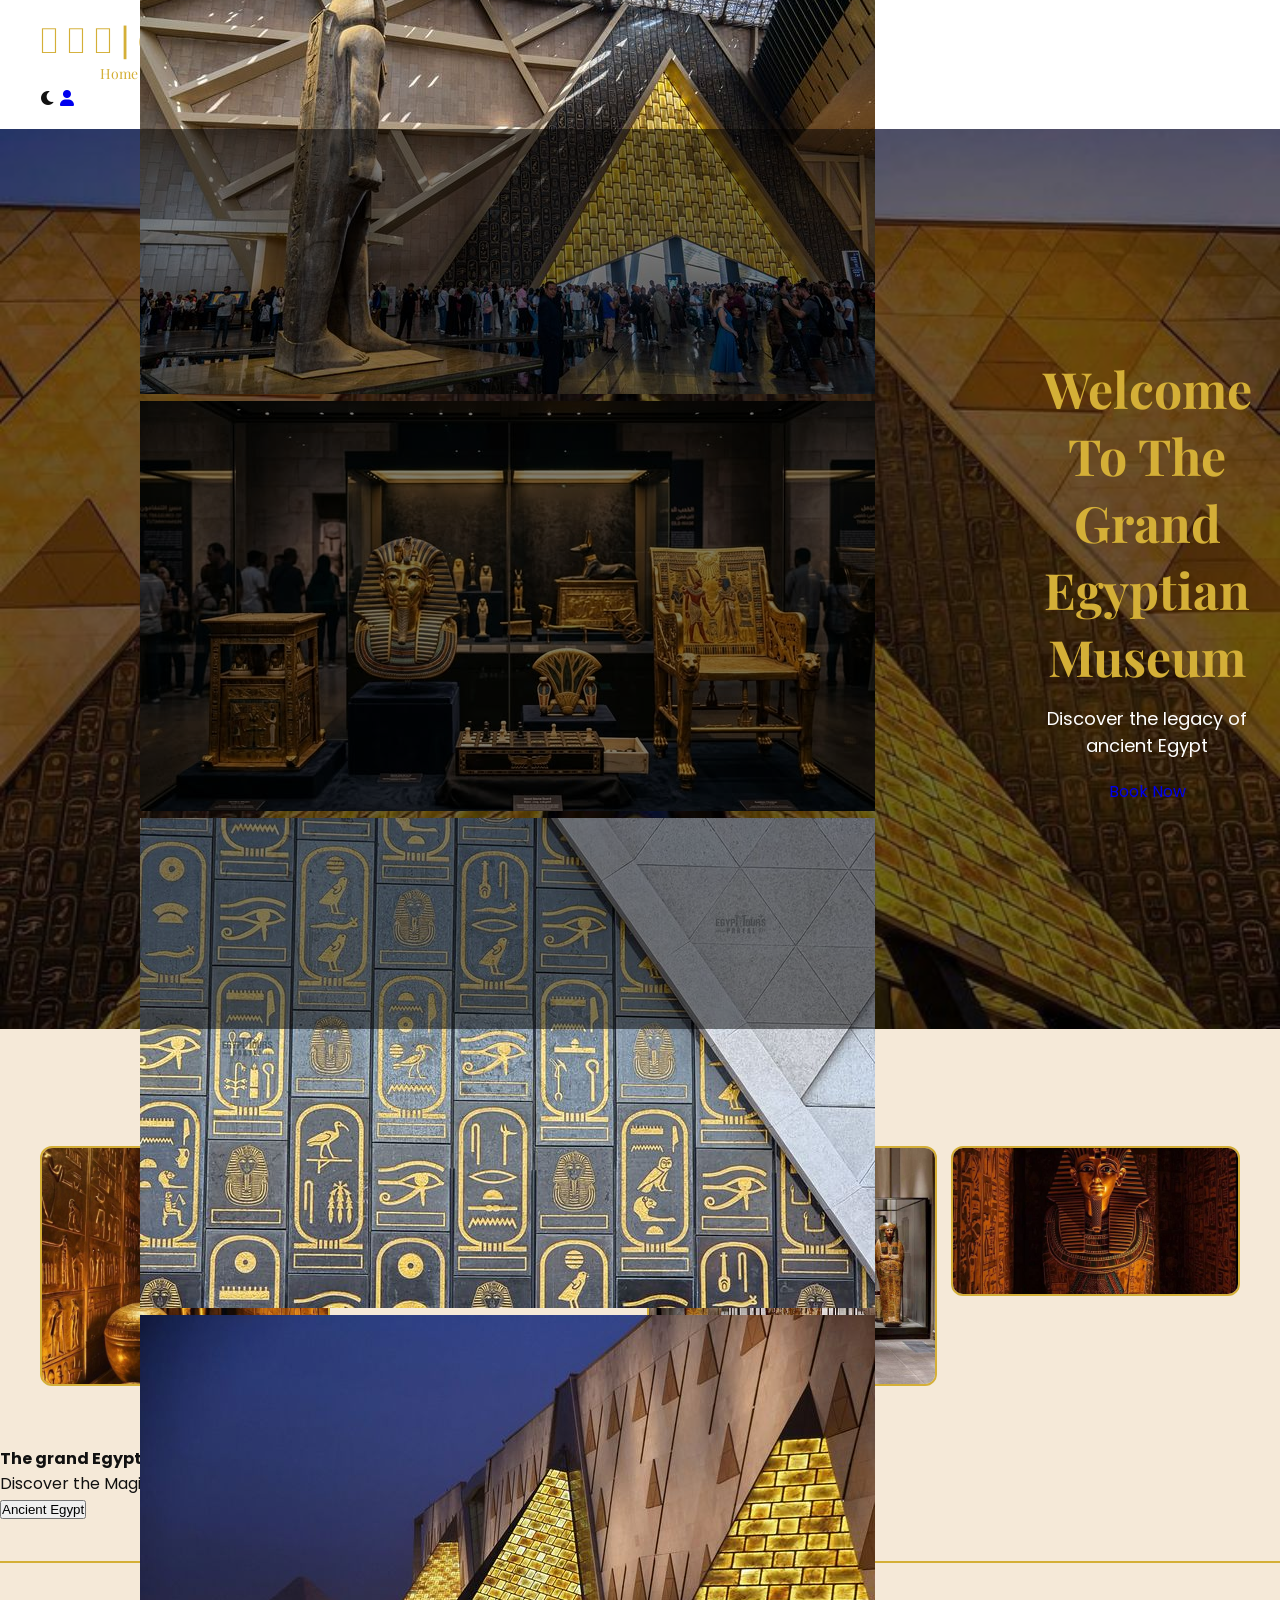
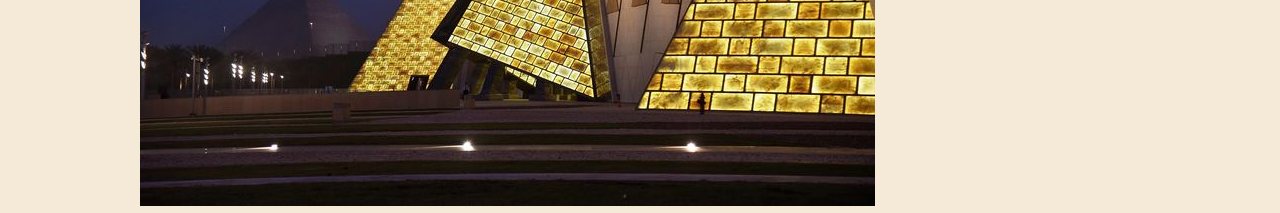
<file: index.html>
<!doctype html>
<html lang="en">
  <head>
    <meta charset="UTF-8" />
    <title>Grand Egyptian Museum</title>

    <link
      href="https://fonts.googleapis.com/css2?family=Playfair+Display:wght@600&family=Poppins:wght@300;400&display=swap"
      rel="stylesheet"
    />
    <link
      rel="stylesheet"
      href="https://cdnjs.cloudflare.com/ajax/libs/font-awesome/6.0.0-beta3/css/all.min.css"
    />

    <link rel="stylesheet" href="homestyle.css" />
  </head>

  <body>
    <nav>
      <div class="nav">
        <h2 class="logo">𓋴 𓎛 𓅓 | GEM</h2>
        <ul class="nav-links">
          <li><a href="index.html">Home</a></li>
          <li><a href="explore.html">About Museum</a></li>
          <li><a href="exhibitions.html">Exhibitions </a></li>
          <li><a href="visit.html">Visit Us</a></li>
          <li><a href="gallery.html">Gallery</a></li>
          <li><a href="booking.html">Booking</a></li>
          <li><a href="contact.html">Contact</a></li>
        </ul>
        <a class="theme-icon" id="themeToggle">
          <i class="fas fa-moon"></i>
        </a>
        <a href="signin.html" class="login-icon">
          <i class="fas fa-user"></i>
        </a>
      </div>
    </nav>

    <header class="hero">
      <div class="slides">
        <img src="images/back11.jpg" class="slide active" />
        <img src="images/back13.jpg" class="slide" />
        <img src="images/back14.jpg" class="slide" />
        <img src="images/back15.jpg" class="slide" />
        <img src="images/back12.jpg" class="slide" />
      </div>

      <div class="overlay"></div>

      <div class="hero-content">
        <h1>Welcome To The Grand Egyptian Museum</h1>
        <p>Discover the legacy of ancient Egypt</p>
        <a href="booking.html" class="book-btn"> Book Now </a>
      </div>
    </header>

    <section class="highlights">
      <h2>Highlights</h2>

      <div class="cards">
        <div class="card tall">
          <img src="images/img1.jpg.jpeg" />
        </div>

        <div class="card small">
          <img src="images/img2.jpg.jpeg" />
        </div>

        <div class="card tall">
          <img src="images/img3.jpg.jpeg" />
        </div>

        <div class="card small">
          <img src="images/img4.jpg.jpeg" />
        </div>
      </div>
    </section>

    <section class="ancient">
      <h4>
        The grand Egyptian museum is not just a museum ,it's a journey through
        time.
      </h4>

      <p>Discover the Magic of Ancient Egypt</p>
      <a href="ancient.html">
        <button class="explore-btn">Ancient Egypt</button>
      </a>
    </section>
    <footer>
      <p>© 2026 Grand Egyptian Museum | All Rights Reserved</p>
    </footer>

    <script src="homeScript.js"></script>
  </body>
</html>
</file>
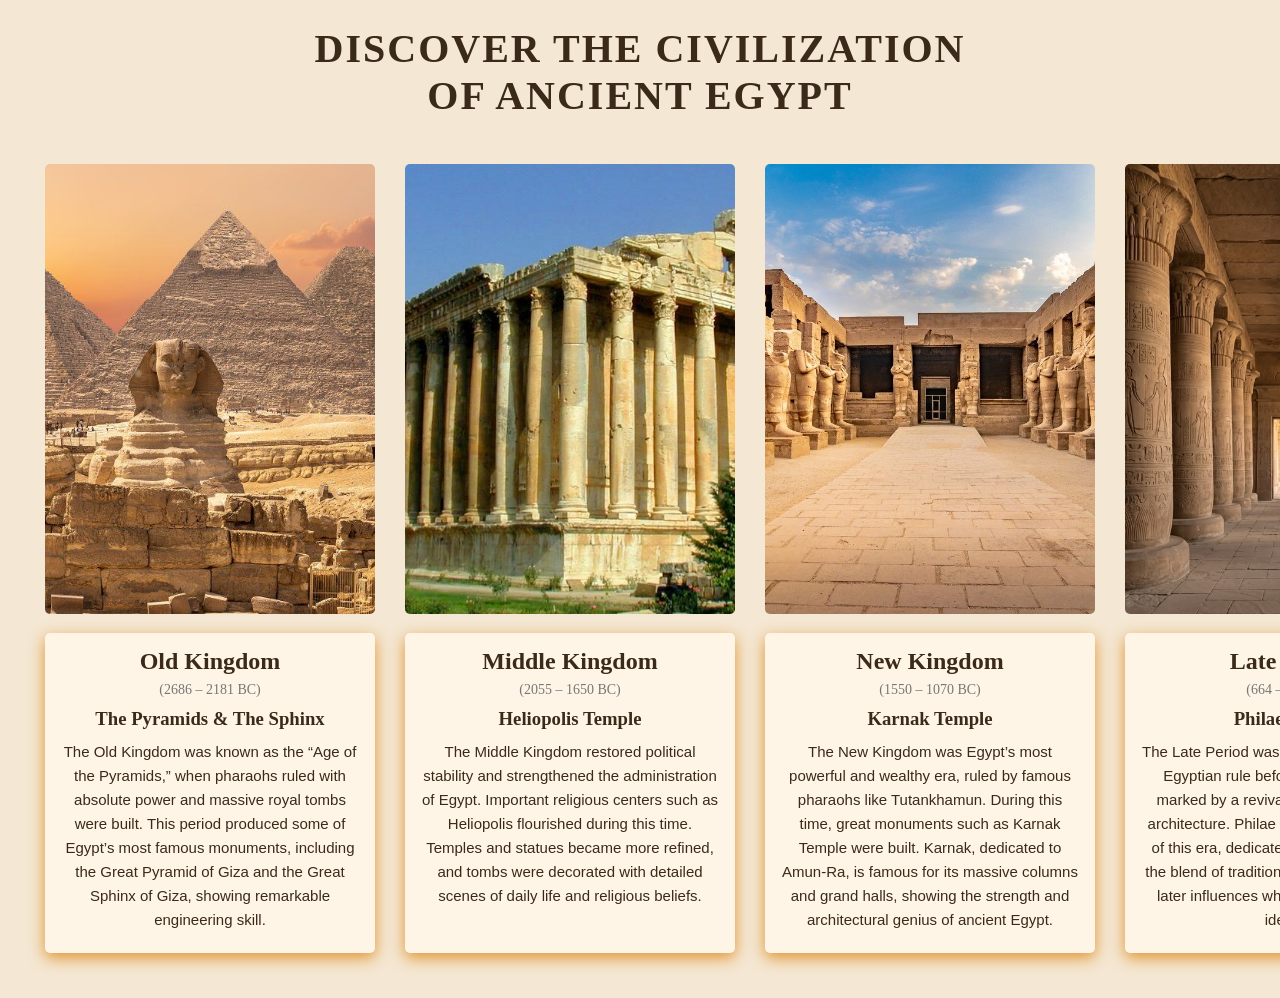
<file: ancient.html>
<!doctype html>
<html lang="en">
  <head>
    <meta charset="UTF-8" />
    <title>Ancient egypt</title>
    <link rel="stylesheet" href="ancient.css" />
    <a href="index.html"></a>
  </head>
  <body>
    <header>
      <h1 class="basic">DISCOVER THE CIVILIZATION</h1>
      <h1>OF ANCIENT EGYPT</h1>
      <button id="themeToggle">
        <i class="fa-solid fa-moon"></i>
      </button>
    </header>

    <section class="container">
      <div class="column">
        <div class="image"><img src="images/helo.jpg" alt="Old Kingdom" /></div>
        <div class="card">
          <h2>Old Kingdom</h2>
          <span>(2686 – 2181 BC)</span>
          <h3>The Pyramids & The Sphinx</h3>
          <p>
            The Old Kingdom was known as the “Age of the Pyramids,” when
            pharaohs ruled with absolute power and massive royal tombs were
            built. This period produced some of Egypt’s most famous monuments,
            including the Great Pyramid of Giza and the Great Sphinx of Giza,
            showing remarkable engineering skill.
          </p>
        </div>
      </div>

      <div class="column">
        <div class="image">
          <img src="images/karnak.jpg" alt="Middle Kingdom" />
        </div>
        <div class="card">
          <h2>Middle Kingdom</h2>
          <span>(2055 – 1650 BC)</span>
          <h3>Heliopolis Temple</h3>
          <p>
            The Middle Kingdom restored political stability and strengthened the
            administration of Egypt. Important religious centers such as
            Heliopolis flourished during this time. Temples and statues became
            more refined, and tombs were decorated with detailed scenes of daily
            life and religious beliefs.
          </p>
        </div>
      </div>

      <div class="column">
        <div class="image">
          <img src="images/old.jpg" alt="New Kingdom" />
        </div>
        <div class="card">
          <h2>New Kingdom</h2>
          <span>(1550 – 1070 BC)</span>
          <h3>Karnak Temple</h3>
          <p>
            The New Kingdom was Egypt’s most powerful and wealthy era, ruled by
            famous pharaohs like Tutankhamun. During this time, great monuments
            such as Karnak Temple were built. Karnak, dedicated to Amun-Ra, is
            famous for its massive columns and grand halls, showing the strength
            and architectural genius of ancient Egypt.
          </p>
        </div>
      </div>

      <div class="column">
        <div class="image">
          <img src="images/late_period.jpg" alt="Late Period" />
        </div>
        <div class="card">
          <h2>Late Period</h2>
          <span>(664 – 332 BC)</span>
          <h3>Philae Temple</h3>
          <p>
            The Late Period was the final stage of native Egyptian rule before
            foreign conquest, marked by a revival of traditional art and
            architecture. Philae Temple is a key temple of this era, dedicated
            to Isis and reflecting the blend of traditional Egyptian design with
            later influences while preserving cultural identity.
          </p>
        </div>
      </div>
    </section>
    <script src="dark.js"></script>
  </body>
</html>
</file>
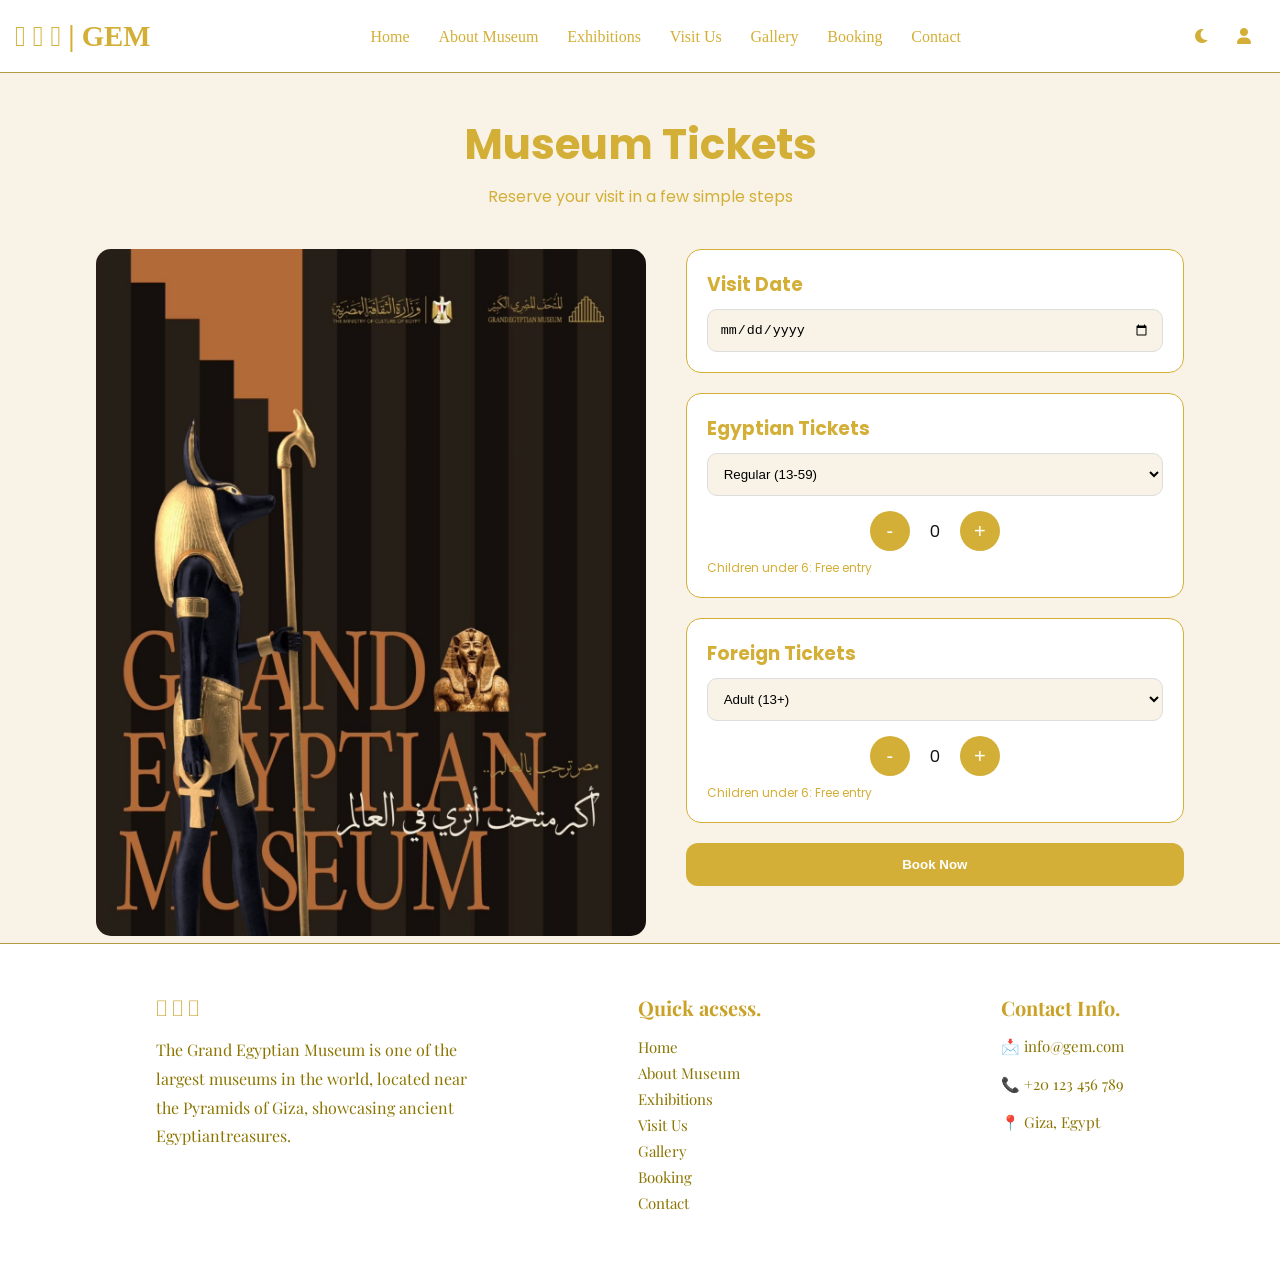
<file: booking.html>
<!doctype html>
<html lang="en">
  <head>
    <meta charset="UTF-8" />
    <title>Grand Egyptian Museum - Booking</title>
    <link rel="stylesheet" href="booking.css" />
    <link
      rel="stylesheet"
      href="https://cdnjs.cloudflare.com/ajax/libs/font-awesome/6.0.0-beta3/css/all.min.css"
    />
  </head>
  <body>
    <nav>
      <div class="nav">
        <h2 class="logo">𓋴 𓎛 𓅓 | GEM</h2>
        <ul class="nav-links">
          <li><a href="index.html">Home</a></li>
          <li><a href="explore.html">About Museum</a></li>
          <li><a href="exhibitions.html">Exhibitions </a></li>
          <li><a href="visit.html">Visit Us</a></li>
          <li><a href="gallery.html">Gallery</a></li>
          <li><a href="booking.html">Booking</a></li>
          <li><a href="contact.html">Contact</a></li>
        </ul>
        <a class="theme-icon" id="themeToggle">
          <i class="fas fa-moon"></i>
        </a>
        <a href="signin.html" class="login-icon">
          <i class="fas fa-user"></i>
        </a>
      </div>
    </nav>
    <div class="header">
      <h1>Museum Tickets</h1>
      <p>Reserve your visit in a few simple steps</p>
    </div>
    <div class="main">
      <div class="image-box">
        <img src="images/option2.jpeg" />
      </div>
      <div class="form-box">
        <div class="card">
          <h3>Visit Date</h3>
          <input type="date" />
        </div>
        <div class="card">
          <h3>Egyptian Tickets</h3>
          <select>
            <option>Regular (13-59)</option>
            <option>Children (6-12)</option>
            <option>Student</option>
            <option>Senior</option>
            <option>Disabilities</option>
          </select>
          <div class="ticket-counter">
            <button onclick="changeCount('egyptian', -1)">-</button>
            <span id="egyptian-count">0</span>
            <button onclick="changeCount('egyptian', 1)">+</button>
          </div>
          <p class="note">Children under 6: Free entry</p>
        </div>
        <div class="card">
          <h3>Foreign Tickets</h3>
          <select>
            <option>Adult (13+)</option>
            <option>Children (6-12)</option>
          </select>
          <div class="ticket-counter">
            <button onclick="changeCount('foreign', -1)">-</button>
            <span id="foreign-count">0</span>
            <button onclick="changeCount('foreign', 1)">+</button>
          </div>
          <p class="note">Children under 6: Free entry</p>
        </div>
        <button class="book-btn" onclick="confirmBooking()">Book Now</button>
      </div>
    </div>
    <footer>
      <div class="icon">
        <p>𓋴 𓎛 𓅓</p>
        <p>
          The Grand Egyptian Museum is one of the largest museums in the world,
          located near the Pyramids of Giza, showcasing ancient
          Egyptiantreasures.
        </p>
      </div>

      <div class="links">
        <ul class="footer_links">
          <li><h3>Quick acsess.</h3></li>
          <li><a href="index.html">Home</a></li>
          <li><a href="explore.html">About Museum</a></li>
          <li><a href="exhibitions.html">Exhibitions </a></li>
          <li><a href="visit.html">Visit Us</a></li>
          <li><a href="gallery.html">Gallery</a></li>
          <li><a href="booking.html">Booking</a></li>
          <li><a href="contact.html">Contact</a></li>
        </ul>
      </div>

      <div class="access">
        <h3>Contact Info.</h3>

        <p>📩 info@gem.com</p>

        <p>📞 +20 123 456 789</p>

        <p>📍 Giza, Egypt</p>
      </div>
    </footer>
    <script>
      function changeCount(type, value) {
        let element = document.getElementById(type + "-count");
        let count = parseInt(element.innerText);

        count += value;

        if (count < 0) count = 0;

        element.innerText = count;
      }
    </script>
    <script>
      function confirmBooking() {
        alert("Your booking has been confirmed!");
      }
    </script>

    <script src="dark.js"></script>
  </body>
</html>
</file>
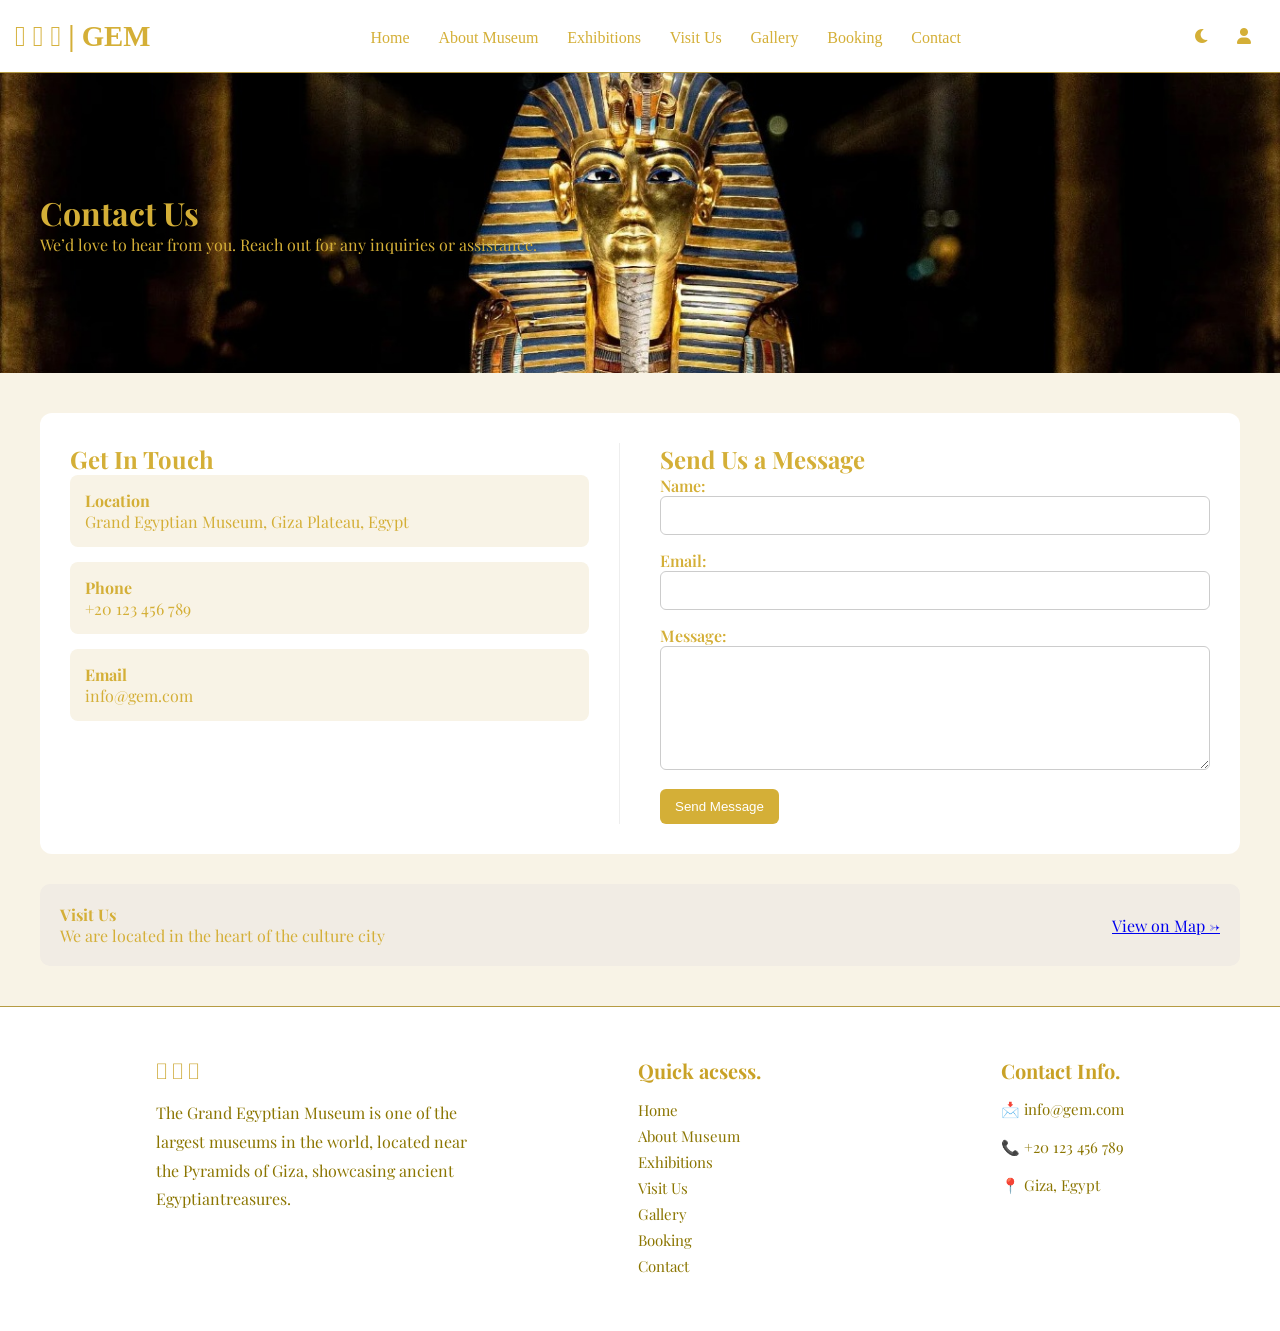
<file: contact.html>
<!doctype html>
<html lang="en">
  <head>
    <meta charset="UTF-8" />
    <title>Contact</title>
    <link
      href="https://fonts.googleapis.com/css2?family=Playfair+Display:wght@400;600;700&display="
      rel="stylesheet"
    />
    <link rel="stylesheet" href="contact.css" />
    <link
      rel="stylesheet"
      href="https://cdnjs.cloudflare.com/ajax/libs/font-awesome/6.0.0-beta3/css/all.min.css"
    />
  </head>

  <body>
    <nav>
      <div class="nav">
        <h2 class="logo">𓋴 𓎛 𓅓 | GEM</h2>
        <ul class="nav-links">
          <li><a href="index.html">Home</a></li>
          <li><a href="explore.html">About Museum</a></li>
          <li><a href="exhibitions.html">Exhibitions </a></li>
          <li><a href="visit.html">Visit Us</a></li>
          <li><a href="gallery.html">Gallery</a></li>
          <li><a href="booking.html">Booking</a></li>
          <li><a href="contact.html">Contact</a></li>
        </ul>
        <a class="theme-icon" id="themeToggle">
          <i class="fas fa-moon"></i>
        </a>
        <a href="signin.html" class="login-icon">
          <i class="fas fa-user"></i>
        </a>
      </div>
    </nav>

    <div id="contactSection">
      <div class="contact-hero">
        <div>
          <h1>Contact Us</h1>
          <p>
            We’d love to hear from you. Reach out for any inquiries or
            assistance.
          </p>
        </div>
      </div>

      <div class="contact-wrapper">
        <div class="contact-grid">
          <div class="contact-left">
            <h2>Get In Touch</h2>

            <div class="info-box">
              <strong>Location</strong><br />
              Grand Egyptian Museum, Giza Plateau, Egypt
            </div>

            <div class="info-box">
              <strong>Phone</strong><br />
              +20 123 456 789
            </div>

            <div class="info-box">
              <strong>Email</strong><br />
              info@gem.com
            </div>
          </div>

          <div>
            <h2>Send Us a Message</h2>

            <form
              onsubmit="
                event.preventDefault();
                alert('Message sent!');
              "
            >
              <label>Name:</label>
              <input type="text" required />

              <label>Email:</label>
              <input type="email" required />

              <label>Message:</label>
              <textarea rows="6" required></textarea>

              <button type="submit">Send Message</button>
            </form>
          </div>
        </div>

        <div class="visit-box">
          <div>
            <strong>Visit Us</strong><br />
            We are located in the heart of the culture city
          </div>

          <a
            href="https://www.google.com/maps?q=Grand+Egyptian+Museum"
            target="_blank"
            >View on Map →</a
          >
        </div>
      </div>
    </div>

    <footer>
      <div class="icon">
        <p>𓋴 𓎛 𓅓</p>
        <p>
          The Grand Egyptian Museum is one of the largest museums in the world,
          located near the Pyramids of Giza, showcasing ancient
          Egyptiantreasures.
        </p>
      </div>

      <div class="links">
        <ul class="footer_links">
          <li><h3>Quick acsess.</h3></li>
          <li><a href="index.html">Home</a></li>
          <li><a href="explore.html">About Museum</a></li>
          <li><a href="exhibitions.html">Exhibitions </a></li>
          <li><a href="visit.html">Visit Us</a></li>
          <li><a href="gallery.html">Gallery</a></li>
          <li><a href="booking.html">Booking</a></li>
          <li><a href="contact.html">Contact</a></li>
        </ul>
      </div>

      <div class="access">
        <h3>Contact Info.</h3>

        <p>📩 info@gem.com</p>

        <p>📞 +20 123 456 789</p>

        <p>📍 Giza, Egypt</p>
      </div>
    </footer>

    <script src="dark.js"></script>
  </body>
</html>
</file>
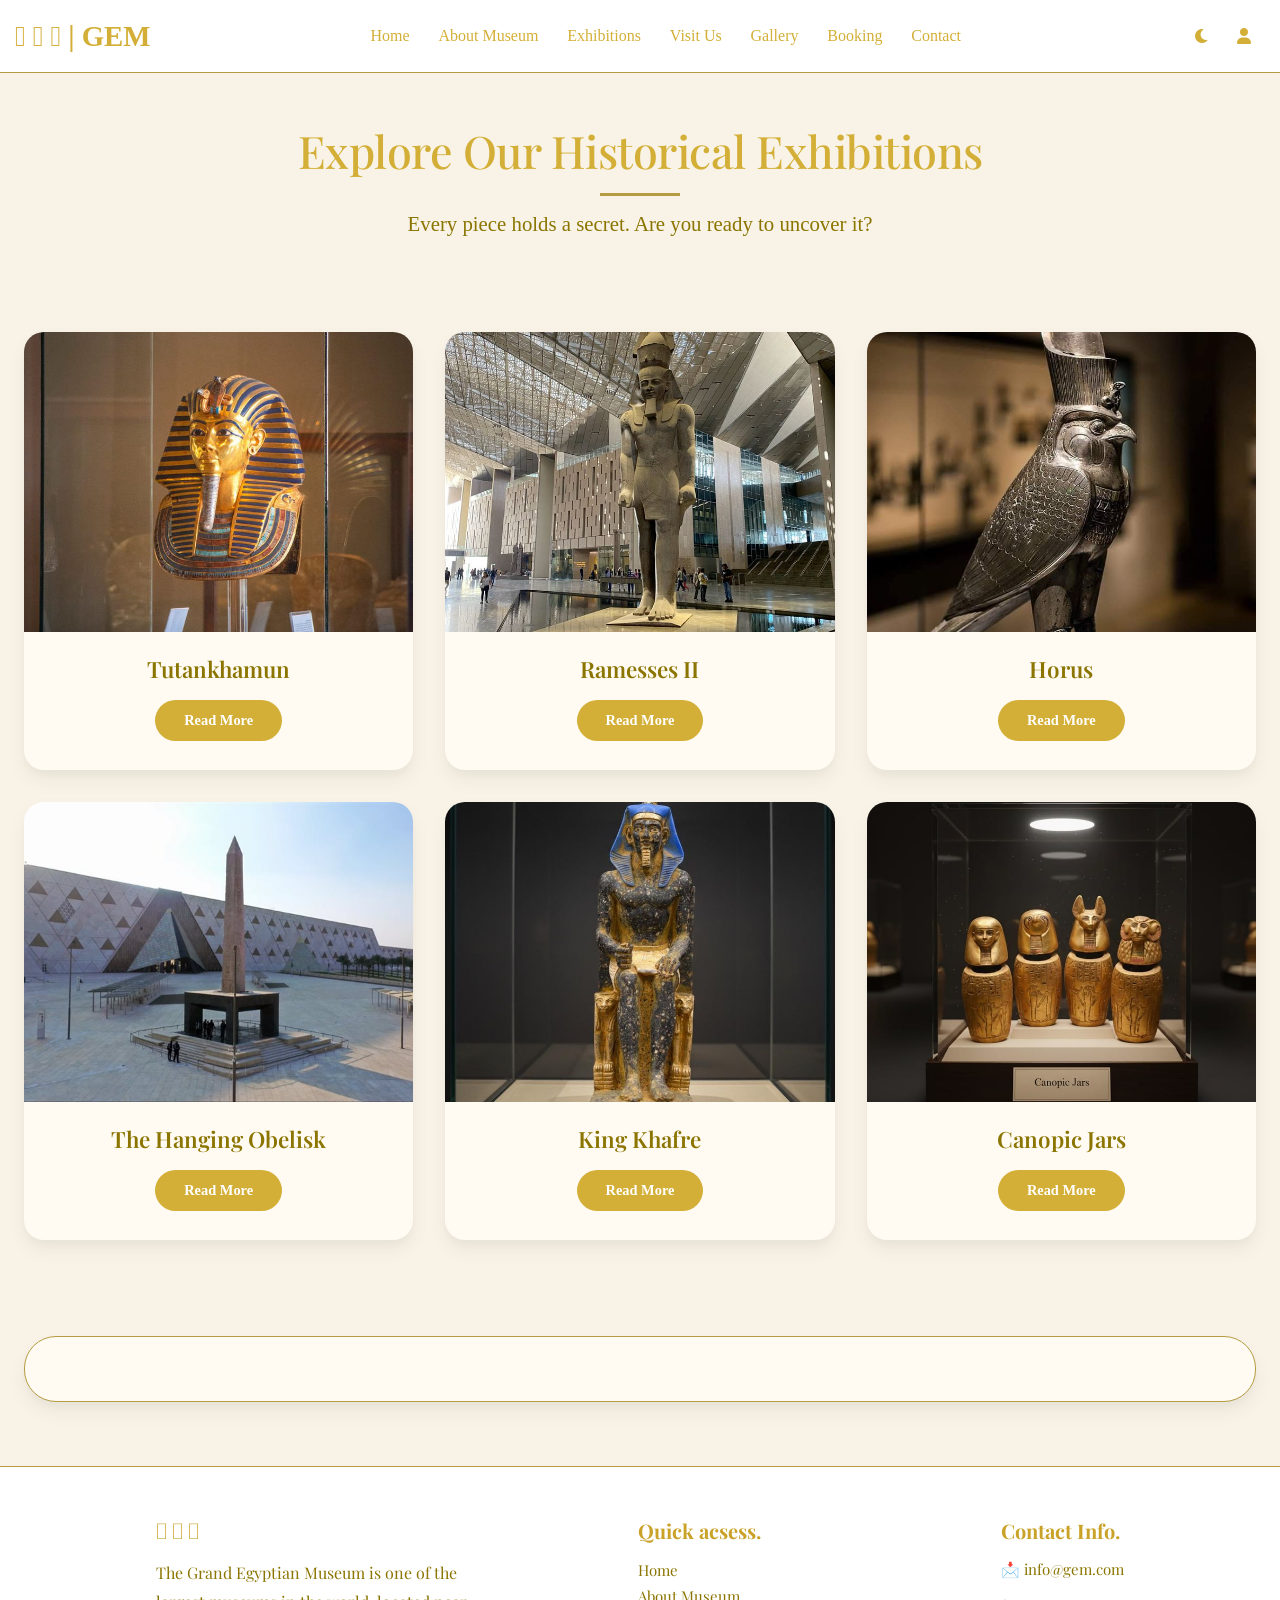
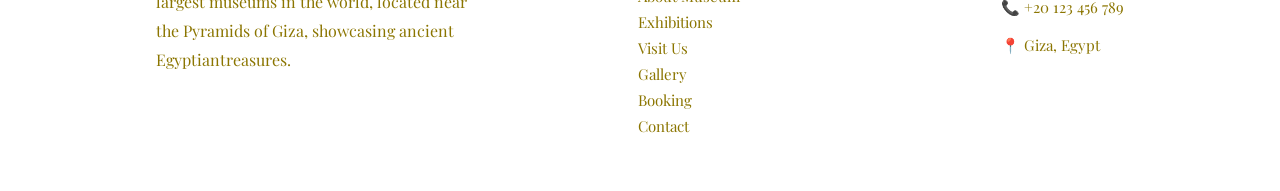
<file: exhibitions.html>
<!doctype html>
<html lang="en">
  <head>
    <meta charset="UTF-8" />
    <title>Exhibitions</title>
    <link
      href="https://fonts.googleapis.com/css2?family=Playfair+Display:wght@600&family=Poppins:wght@300;400&display=swap"
      rel="stylesheet"
    />
    <link
      rel="stylesheet"
      href="https://cdnjs.cloudflare.com/ajax/libs/font-awesome/6.0.0-beta3/css/all.min.css"
    />

    <link rel="stylesheet" href="style.css" />
  </head>
  <body>
    <nav>
      <div class="nav">
        <h2 class="logo">𓋴 𓎛 𓅓 | GEM</h2>
        <ul class="nav-links">
          <li><a href="index.html">Home</a></li>
          <li><a href="explore.html">About Museum</a></li>
          <li><a href="exhibitions.html">Exhibitions </a></li>
          <li><a href="visit.html">Visit Us</a></li>
          <li><a href="gallery.html">Gallery</a></li>
          <li><a href="booking.html">Booking</a></li>
          <li><a href="contact.html">Contact</a></li>
        </ul>
        <a class="theme-icon" id="themeToggle">
          <i class="fas fa-moon"></i>
        </a>
        <a href="signin.html" class="login-icon">
          <i class="fas fa-user"></i>
        </a>
      </div>
    </nav>

    <main class="main">
      <section class="intro">
        <div class="container">
          <h1 class="sectiontitle">Explore Our Historical Exhibitions</h1>
          <div class="introdivider"></div>
          <p class="introsubtitle">
            Every piece holds a secret. Are you ready to uncover it?
          </p>
        </div>
      </section>

      <section class="exhibitions">
        <div class="container">
          <div class="cards" id="cardsGrid"></div>
        </div>
      </section>

      <section class="details" id="detailsSection">
        <div class="container">
          <div class="details-c" id="detailsContainer"></div>
        </div>
      </section>
    </main>

    <footer>
      <div class="icon">
        <p>𓋴 𓎛 𓅓</p>
        <p>
          The Grand Egyptian Museum is one of the largest museums in the world,
          located near the Pyramids of Giza, showcasing ancient
          Egyptiantreasures.
        </p>
      </div>

      <div class="links">
        <ul class="footer_links">
          <li><h3>Quick acsess.</h3></li>
          <li><a href="index.html">Home</a></li>
          <li><a href="explore.html">About Museum</a></li>
          <li><a href="exhibitions.html">Exhibitions </a></li>
          <li><a href="visit.html">Visit Us</a></li>
          <li><a href="gallery.html">Gallery</a></li>
          <li><a href="booking.html">Booking</a></li>
          <li><a href="contact.html">Contact</a></li>
        </ul>
      </div>

      <div class="access">
        <h3>Contact Info.</h3>

        <p>📩 info@gem.com</p>

        <p>📞 +20 123 456 789</p>

        <p>📍 Giza, Egypt</p>
      </div>
    </footer>

    <script src="script.js"></script>
    <script src="dark.js"></script>
  </body>
</html>
</file>
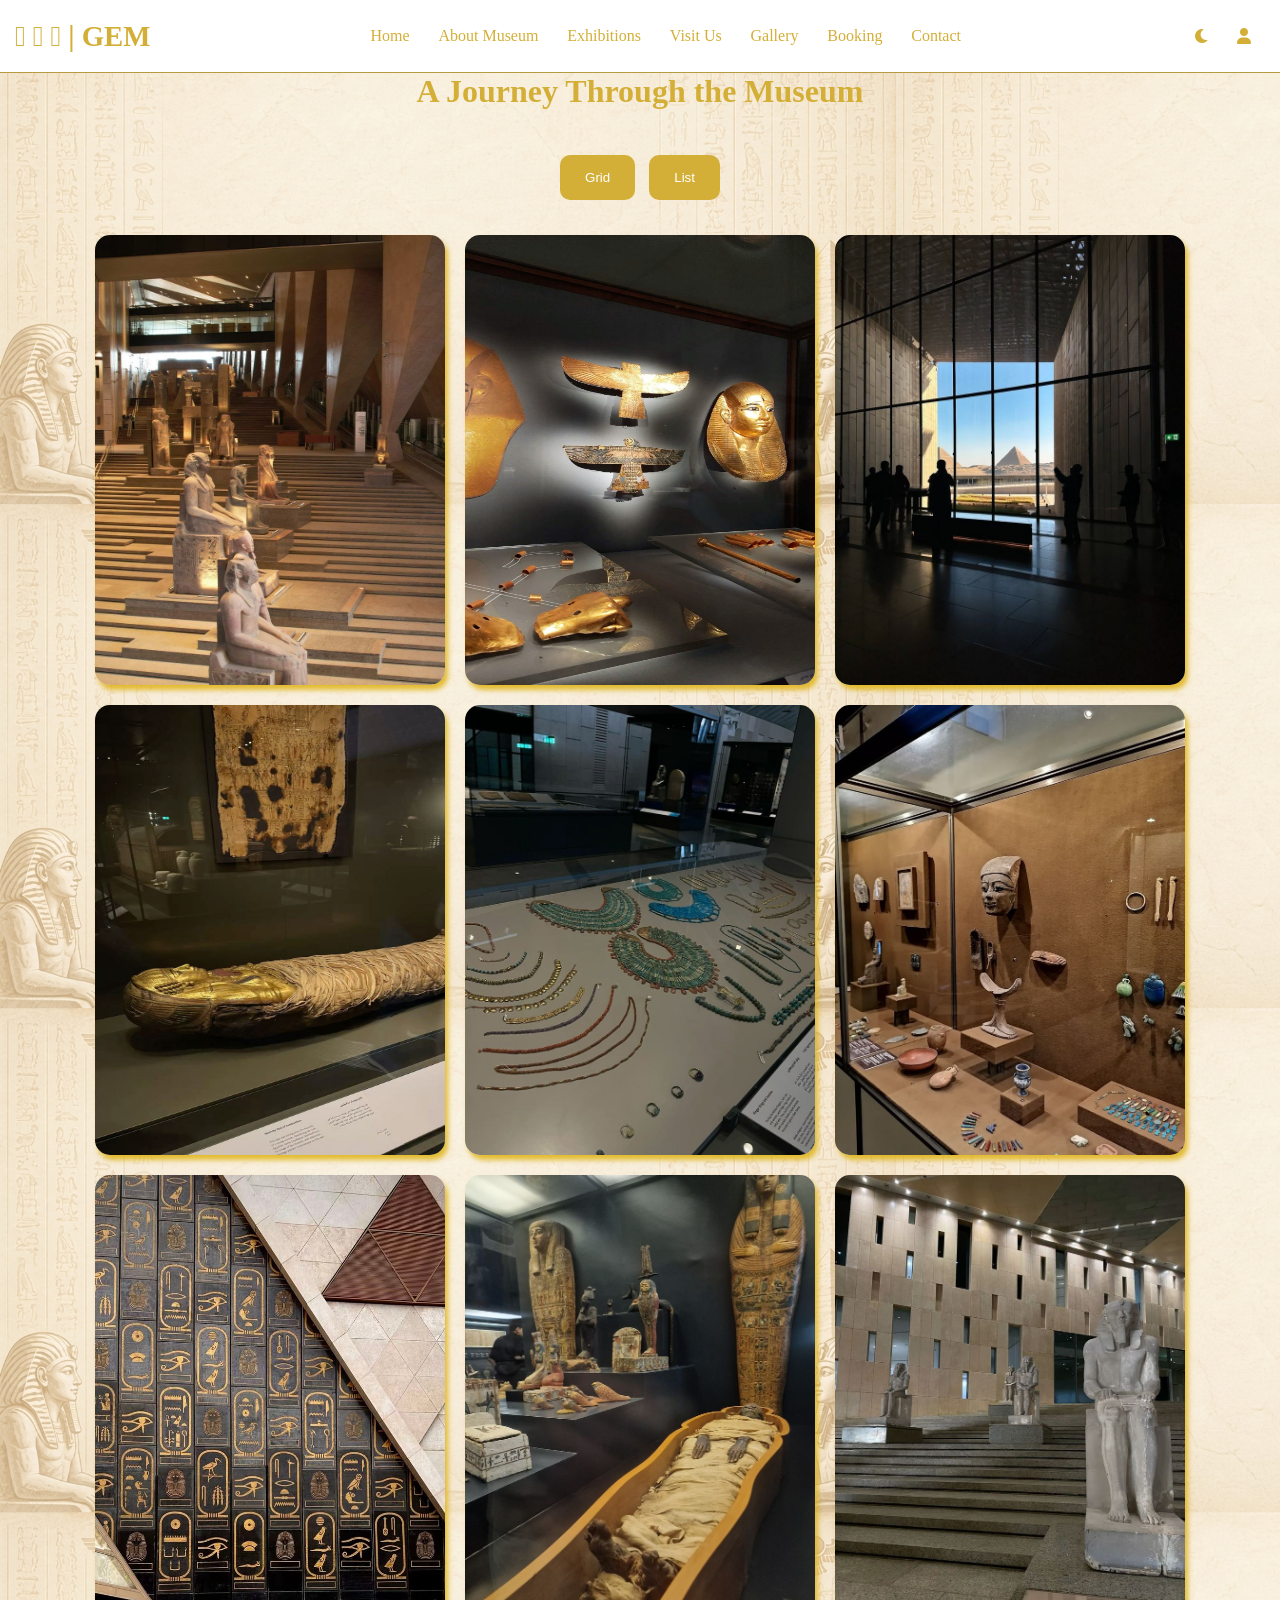
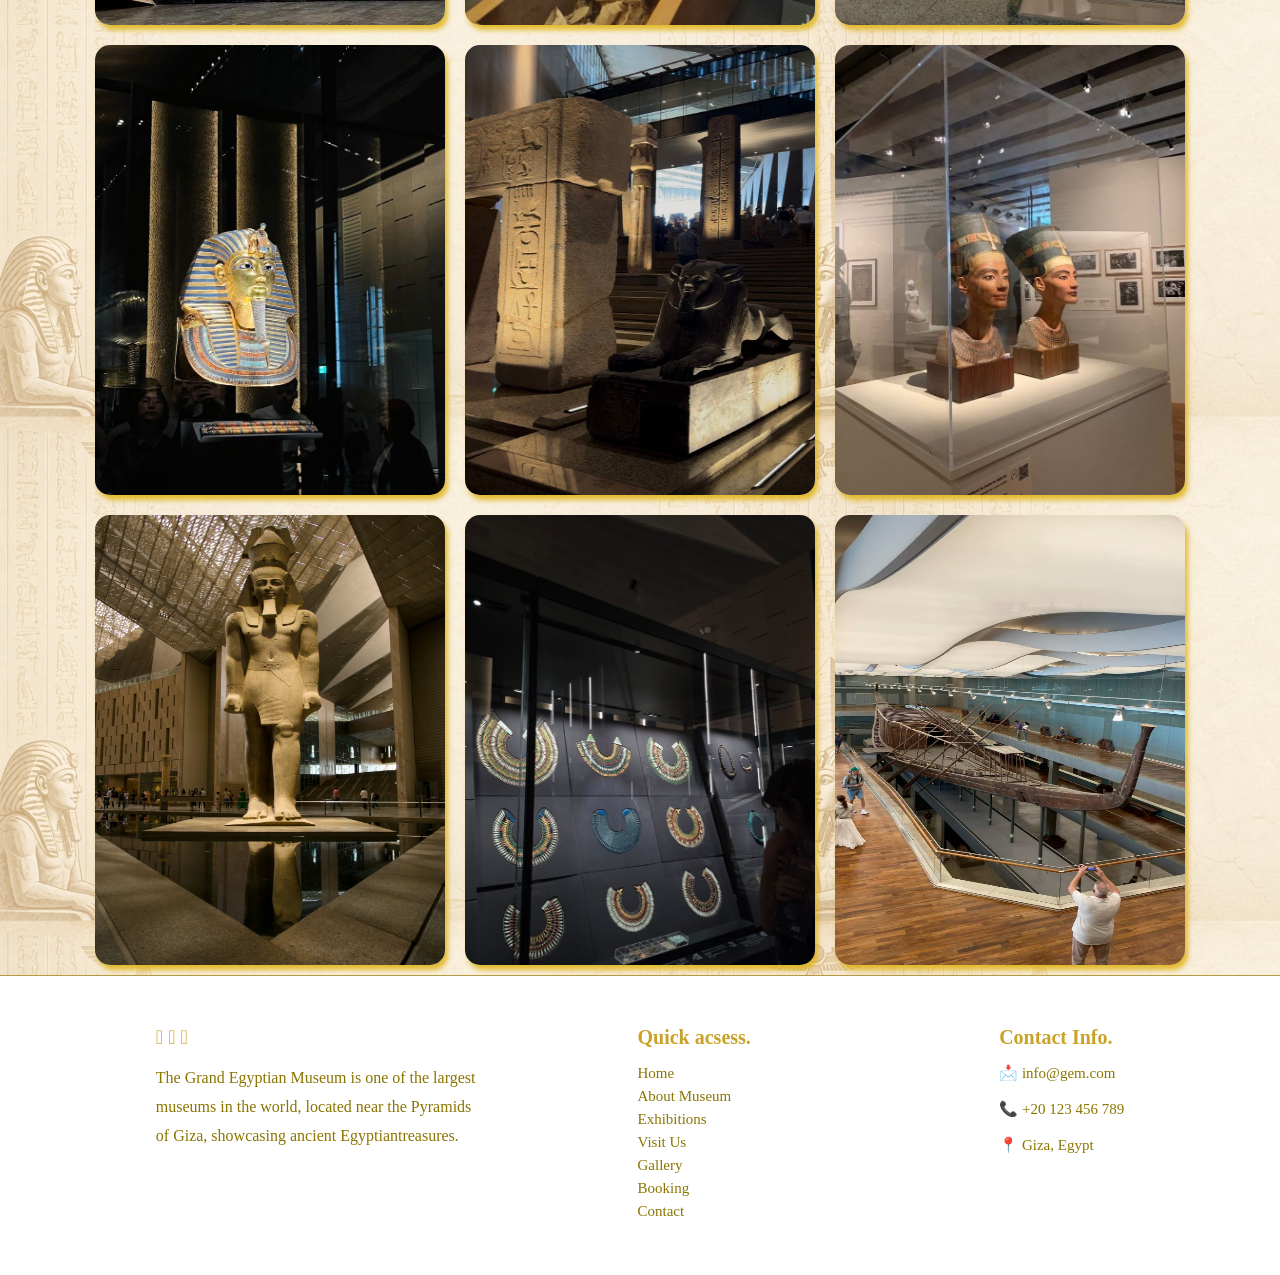
<file: gallery.html>
<!doctype html>
<html>
  <head>
    <title>Gallery</title>
    <link rel="stylesheet" href="gallery.css" />
    <link
      rel="stylesheet"
      href="https://cdnjs.cloudflare.com/ajax/libs/font-awesome/6.0.0-beta3/css/all.min.css"
    />
  </head>

  <body>
    <header>
      <nav>
        <div class="nav">
          <h2 class="logo">𓋴 𓎛 𓅓 | GEM</h2>
          <ul class="nav-links">
            <li><a href="index.html">Home</a></li>
            <li><a href="explore.html">About Museum</a></li>
            <li><a href="exhibitions.html">Exhibitions </a></li>
            <li><a href="visit.html">Visit Us</a></li>
            <li><a href="gallery.html">Gallery</a></li>
            <li><a href="booking.html">Booking</a></li>
            <li><a href="contact.html">Contact</a></li>
          </ul>
          <a class="theme-icon" id="themeToggle">
            <i class="fas fa-moon"></i>
          </a>
          <a href="signin.html" class="login-icon">
            <i class="fas fa-user"></i>
          </a>
        </div>
      </nav>
      <h1>A Journey Through the Museum</h1>
    </header>

    <section>
      <div class="buttons">
        <button onclick="gridView()">Grid</button>
        <button onclick="listView()">List</button>
      </div>

      <div class="gallery">
        <img src="images/image1.jpeg" alt="" />
        <img src="images/image2.jpg" alt="" />
        <img src="images/image3.jpeg" alt="" />
        <img src="images/image4.jpeg" alt="" />
        <img src="images/image5.jpeg" alt="" />
        <img src="images/image6.jpeg" alt="" />
        <img src="images/image7.jpeg" alt="" />
        <img src="images/image8.jpeg" alt="" />
        <img src="images/image9.jpeg" alt="" />
        <img src="images/image10.jpeg" alt="" />
        <img src="images/image11.jpeg" alt="" />
        <img src="images/image12.jpg" alt="" />
        <img src="images/image13.jpeg" alt="" />
        <img src="images/image14.jpeg" alt="" />
        <img src="images/image15.jpg" alt="" />
      </div>
    </section>

    <footer>
      <div class="icon">
        <p>𓋴 𓎛 𓅓</p>
        <p>
          The Grand Egyptian Museum is one of the largest museums in the world,
          located near the Pyramids of Giza, showcasing ancient
          Egyptiantreasures.
        </p>
      </div>

      <div class="links">
        <ul class="footer_links">
          <li><h3>Quick acsess.</h3></li>
          <li><a href="index.html">Home</a></li>
          <li><a href="explore.html">About Museum</a></li>
          <li><a href="exhibitions.html">Exhibitions </a></li>
          <li><a href="visit.html">Visit Us</a></li>
          <li><a href="gallery.html">Gallery</a></li>
          <li><a href="booking.html">Booking</a></li>
          <li><a href="contact.html">Contact</a></li>
        </ul>
      </div>

      <div class="access">
        <h3>Contact Info.</h3>

        <p>📩 info@gem.com</p>

        <p>📞 +20 123 456 789</p>

        <p>📍 Giza, Egypt</p>
      </div>
    </footer>

    <script>
      function gridView() {
        document.querySelector(".gallery").classList.remove("list");
      }

      function listView() {
        document.querySelector(".gallery").classList.add("list");
      }
    </script>
    <script src="dark.js"></script>
  </body>
</html>
</file>
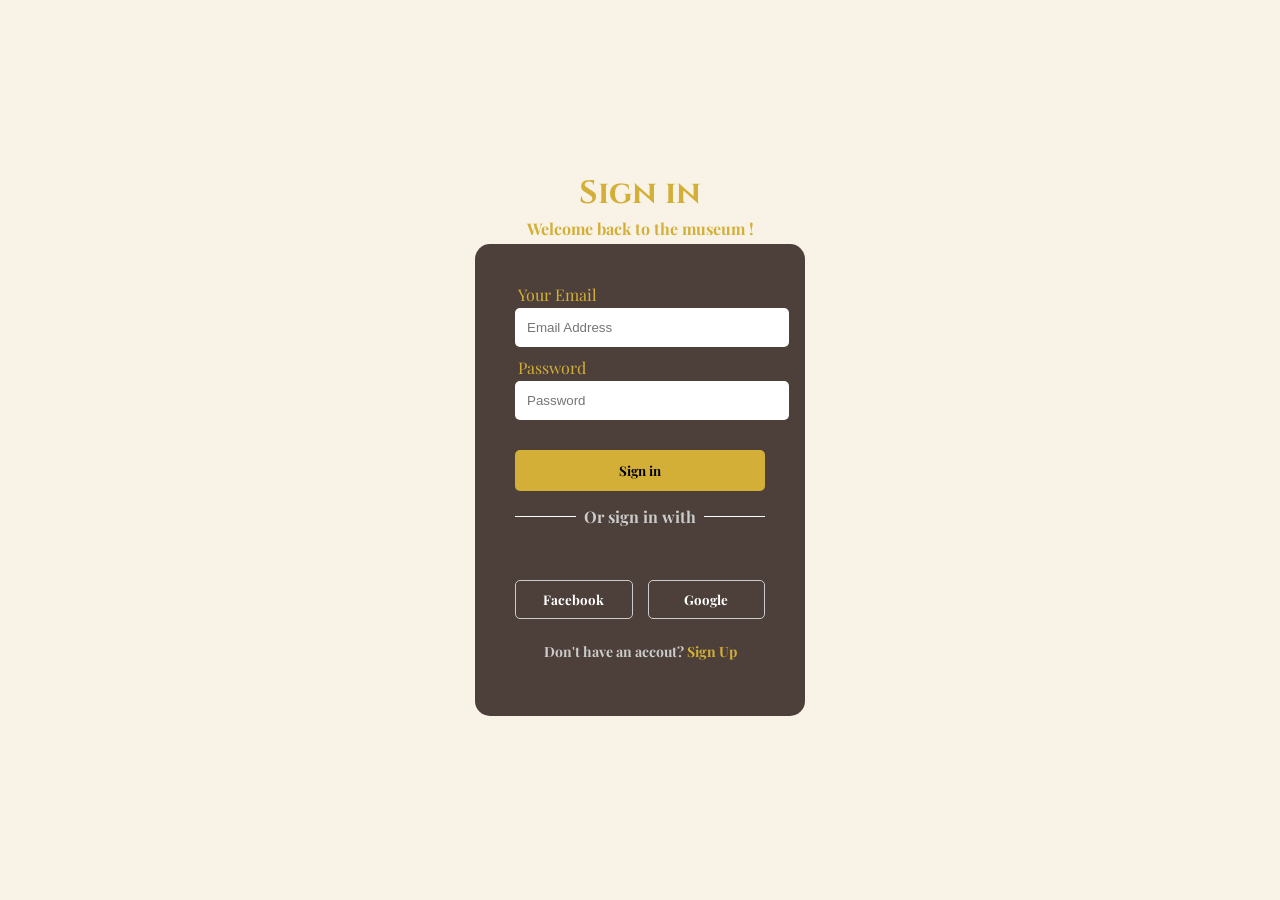
<file: signin.html>
<!DOCTYPE html>
<html lang="en">
<head>
    <meta charset="UTF-8">
    <title>Grand Egyptian Museum</title>
    <link rel="stylesheet" href="signin.css">
</head>

<body>

    <div class="containers">
        <h1>Sign in</h1>
            <p>Welcome back to the museum !</p>
        <div class="form-box">
            
            <form id="signin">
                <label for="email">Your Email</label>
                <input  type="email" placeholder="Email Address" required id="email">
                <label for="password">Password</label>
                <input type="password" placeholder="Password" required id="password">
                <button type="submit">Sign in</button>
            </form>

         
         <p class="line">Or sign in with</p>

        <div class="social-login">
            <button class="facebook">Facebook</button>
            <button class="google">Google</button>
        </div>



        <p class="another">
            Don't have an accout? <a href="signup.html">Sign Up</a>
        </p>

        </div>
    </div>

<script>

document.getElementById("signin").addEventListener("submit", function(e){
    e.preventDefault();

  let email = document.getElementById("email").value.trim();
  let password = document.getElementById("password").value.trim();

  let savedEmail = localStorage.getItem("email");
  let savedPassword = localStorage.getItem("password");

  if(email === savedEmail && password === savedPassword){
    alert("Welcome!");
  } else {
    alert("Wrong data!");
  }
});

</script>
</body>
</html>
</file>
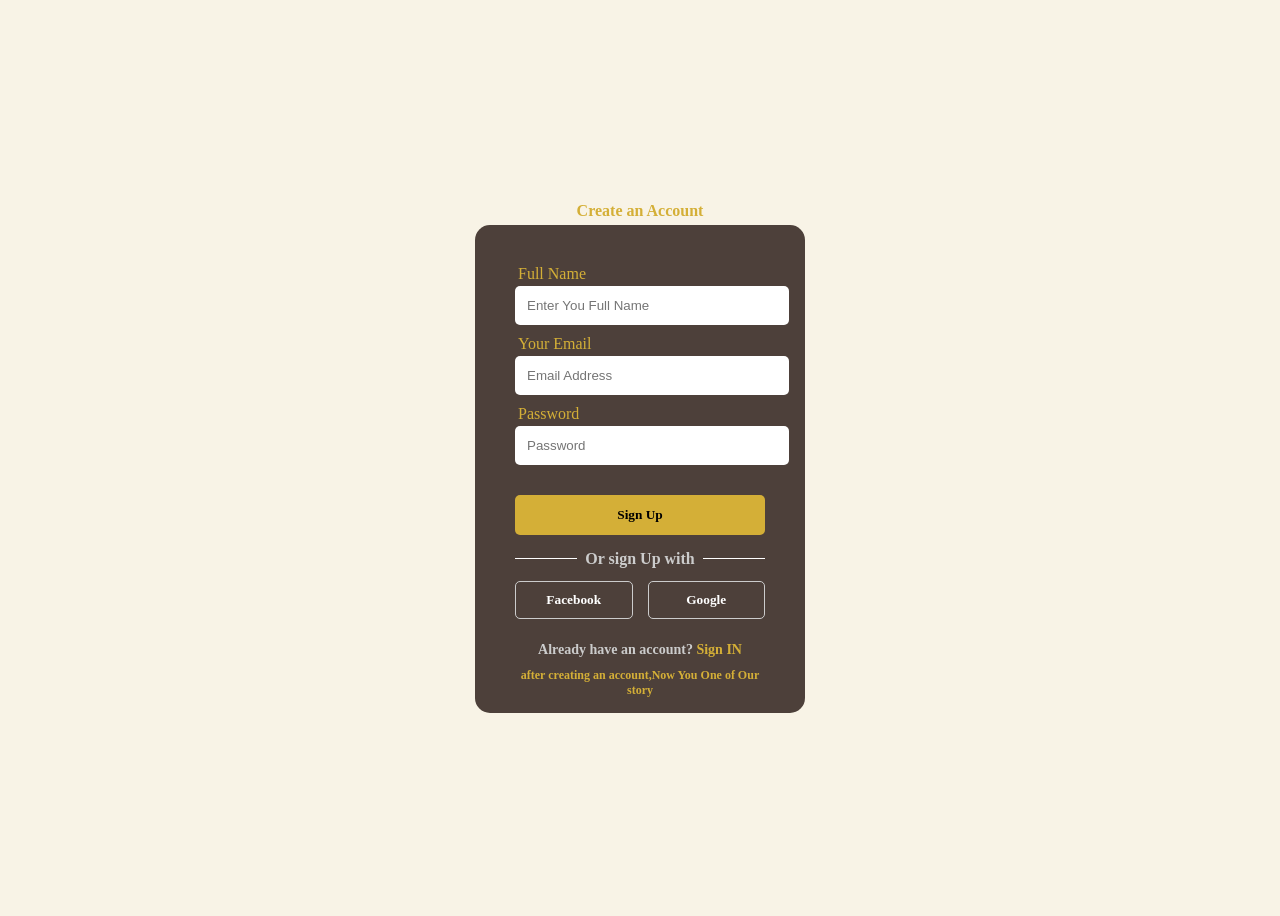
<file: signup.html>
<!DOCTYPE html>
<html lang="en">
<head>
    <meta charset="UTF-8">
    <title>Grand Egyptian Museum</title>
    <link rel="stylesheet" href="signup.css">
</head>

<body>

    <div class="containers">
            <p>Create an Account </p>
        <div class="form-box">
            
            <form id="signupForm">
                <label for="name">Full Name</label>
                <input id="name" type="text" placeholder="Enter You Full Name" required>
                <label for="email">Your Email</label>
                <input  type="email" placeholder="Email Address" required id="email">
                <label for="password">Password</label>
                <input type="password" placeholder="Password" required id="password">
                <button type="submit">Sign Up</button>
            </form>

         
         <p class="line">Or sign Up with</p>

        <div class="social-login">
            <button class="facebook">Facebook</button>
            <button class="google">Google</button>
        </div>



        <p class="another">
            Already have an account? <a href="signin.html">Sign IN</a>
        </p>
        <p class="start">after creating an account,Now You One of Our story </p>

        </div>
    </div>

<script>
document.getElementById("signupForm").addEventListener("submit", function(e){
  e.preventDefault();

  let name = document.getElementById("name").value.trim();
  let email = document.getElementById("email").value.trim();
  let password = document.getElementById("password").value.trim();

  
  localStorage.setItem("name", name);
  localStorage.setItem("email", email);
  localStorage.setItem("password", password);

  alert("Account created successfully!");

  
  window.location.href = "signin.html";
});


</script>
</body>
</html>



























</body>
</file>
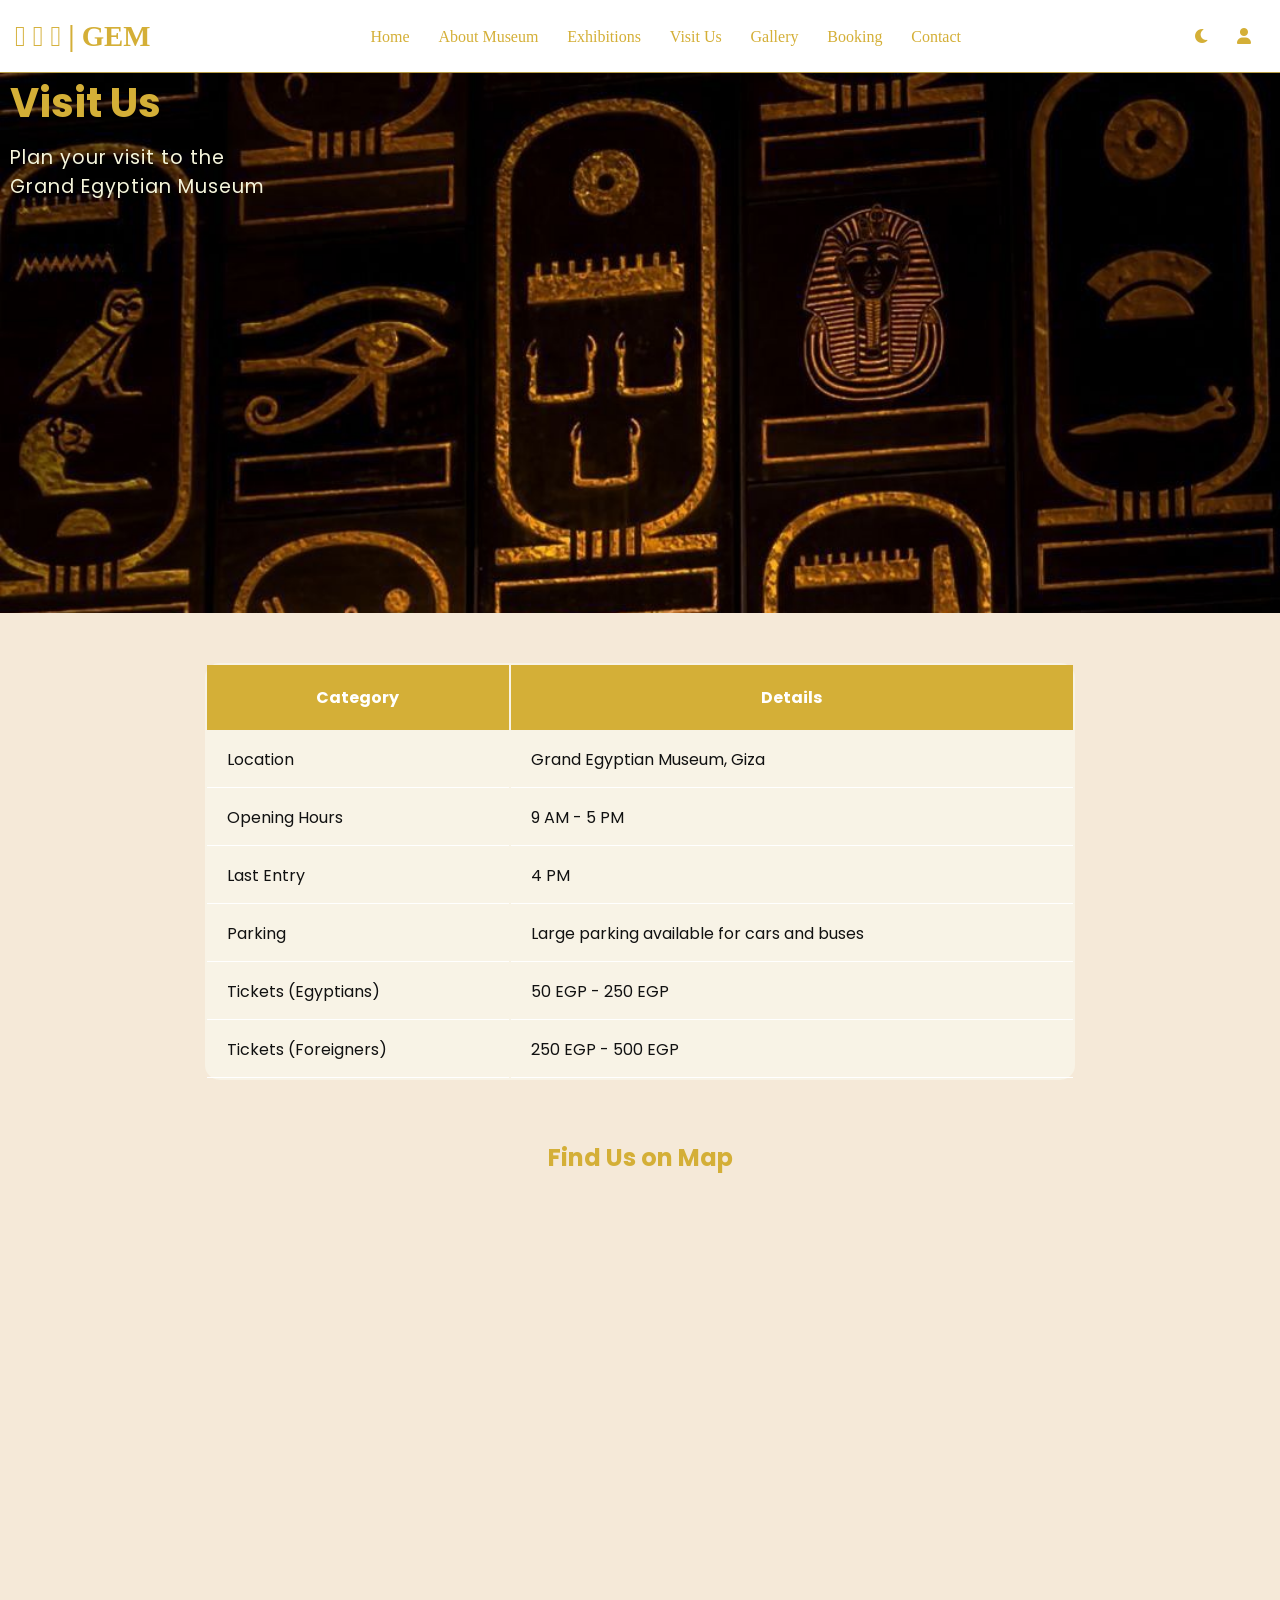
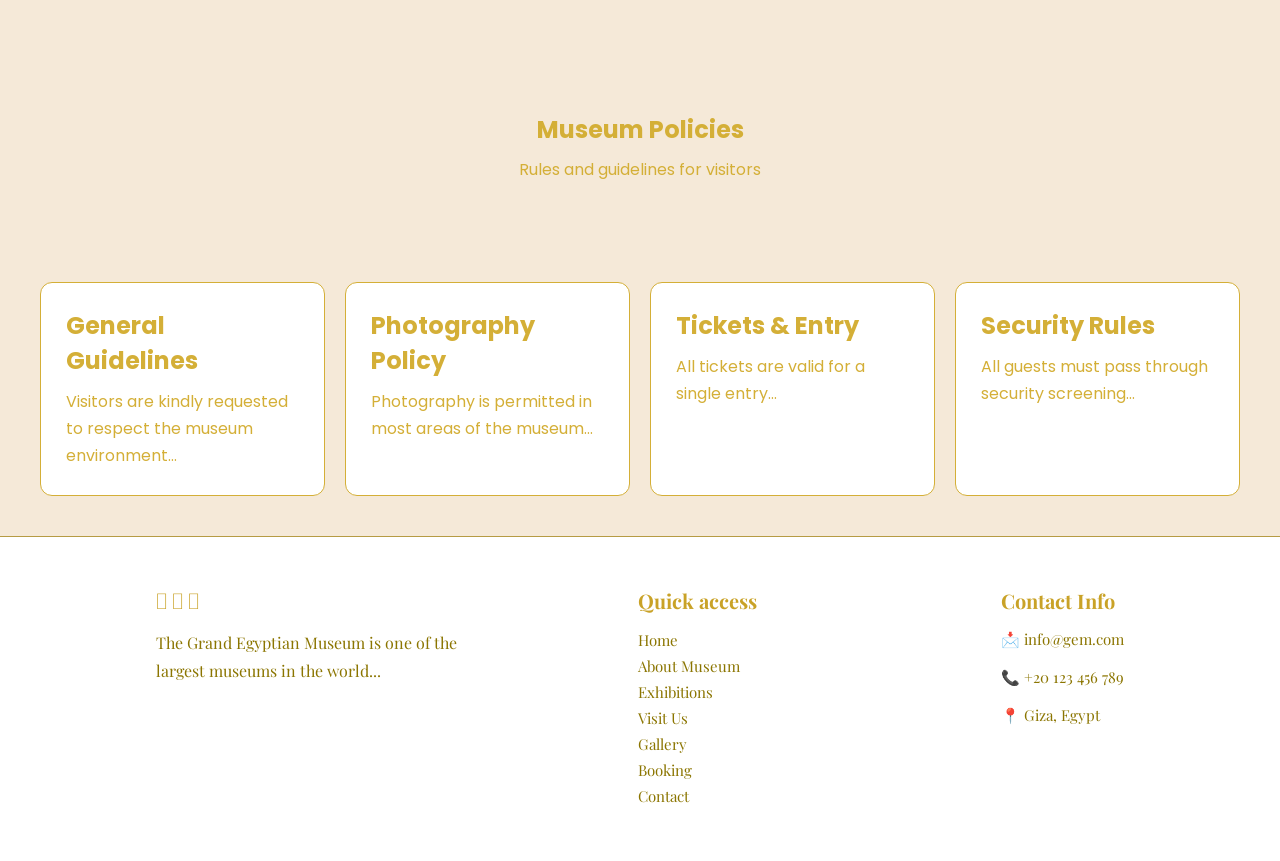
<file: visit.html>
<!doctype html>
<html lang="en">
  <head>
    <meta charset="UTF-8" />
    <meta name="viewport" content="width=device-width, initial-scale=1.0" />
    <title>Grand Egyptian Museum - Visit Us</title>
    <link rel="stylesheet" href="visit.css" />
    <link
      rel="stylesheet"
      href="https://cdnjs.cloudflare.com/ajax/libs/font-awesome/6.0.0-beta3/css/all.min.css"
    />
  </head>
  <body>
    <nav>
      <div class="nav">
        <h2 class="logo">𓋴 𓎛 𓅓 | GEM</h2>
        <ul class="nav-links">
          <li><a href="index.html">Home</a></li>
          <li><a href="explore.html">About Museum</a></li>
          <li><a href="exhibitions.html">Exhibitions</a></li>
          <li><a href="visit.html">Visit Us</a></li>
          <li><a href="gallery.html">Gallery</a></li>
          <li><a href="booking.html">Booking</a></li>
          <li><a href="contact.html">Contact</a></li>
        </ul>
        <a class="theme-icon" id="themeToggle">
          <i class="fas fa-moon"></i>
        </a>
        <a href="signin.html" class="login-icon">
          <i class="fas fa-user"></i>
        </a>
      </div>
    </nav>
    <section class="top">
      <div class="top-content">
        <h1>Visit Us</h1>
        <p>Plan your visit to the <br />Grand Egyptian Museum</p>
      </div>
    </section>
    <div class="container">
      <table class="visit-table">
        <thead>
          <tr>
            <th>Category</th>
            <th>Details</th>
          </tr>
        </thead>
        <tbody>
          <tr>
            <td>Location</td>
            <td>Grand Egyptian Museum, Giza</td>
          </tr>
          <tr>
            <td>Opening Hours</td>
            <td>9 AM - 5 PM</td>
          </tr>
          <tr>
            <td>Last Entry</td>
            <td>4 PM</td>
          </tr>
          <tr>
            <td>Parking</td>
            <td>Large parking available for cars and buses</td>
          </tr>
          <tr>
            <td>Tickets (Egyptians)</td>
            <td>50 EGP - 250 EGP</td>
          </tr>
          <tr>
            <td>Tickets (Foreigners)</td>
            <td>250 EGP - 500 EGP</td>
          </tr>
        </tbody>
      </table>
      <div class="map-container">
        <h2>Find Us on Map</h2>
        <iframe
          src="https://www.google.com/maps/embed?pb=!1m18!1m12!1m3!1d3455.050489240465!2d31.11674407555198!3d29.99229197495046!2m3!1f0!2f0!3f0!3m2!1i1024!2i768!4f13.1!3m3!1m2!1s0x14584592233f2113%3A0xc07a83a0058b871c!2sGrand%20Egyptian%20Museum!5e0!3m2!1sen!2seg!4v1715420000000!5m2!1sen!2seg"
          width="100%"
          height="400"
          style="border: 0; border-radius: 15px"
          loading="lazy"
        >
        </iframe>
      </div>
    </div>
    <section class="hero-small">
      <h1>Museum Policies</h1>
      <p>Rules and guidelines for visitors</p>
    </section>
    <section class="policies">
      <div class="policy-card">
        <h2>General Guidelines</h2>
        <p>
          Visitors are kindly requested to respect the museum environment...
        </p>
      </div>
      <div class="policy-card">
        <h2>Photography Policy</h2>
        <p>Photography is permitted in most areas of the museum...</p>
      </div>
      <div class="policy-card">
        <h2>Tickets & Entry</h2>
        <p>All tickets are valid for a single entry...</p>
      </div>
      <div class="policy-card">
        <h2>Security Rules</h2>
        <p>All guests must pass through security screening...</p>
      </div>
    </section>
    <footer>
      <div class="icon">
        <p>𓋴 𓎛 𓅓</p>
        <p>
          The Grand Egyptian Museum is one of the largest museums in the
          world...
        </p>
      </div>
      <div class="links">
        <ul class="footer_links">
          <li><h3>Quick access</h3></li>
          <li><a href="index.html">Home</a></li>
          <li><a href="explore.html">About Museum</a></li>
          <li><a href="exhibitions.html">Exhibitions</a></li>
          <li><a href="visit.html">Visit Us</a></li>
          <li><a href="gallery.html">Gallery</a></li>
          <li><a href="booking.html">Booking</a></li>
          <li><a href="contact.html">Contact</a></li>
        </ul>
      </div>
      <div class="access">
        <h3>Contact Info</h3>
        <p>📩 info@gem.com</p>
        <p>📞 +20 123 456 789</p>
        <p>📍 Giza, Egypt</p>
      </div>
    </footer>
    <script src="dark.js"></script>
  </body>
</html>
</file>
<file: homestyle.css>
/* ================= RESET ================= */
*{
    margin:0;
    padding:0;
    box-sizing:border-box;
}

/* ================= BODY ================= */
body{
    font-family:'Poppins', sans-serif;
    background:#f5e9d8;   /* light beige */
    color:#111;
    transition:0.3s;
}

/* ================= DARK MODE ================= */
body.dark{
    background:#1c1a17;   /* dark gray */
    color:#fff;
}

/* ================= NAVIGATION ================= */
nav{
    background:#ffffff;
    padding:18px 40px;

    display:flex;
    align-items:center;

    transition:0.3s;
}

/* NAV DARK */
body.dark nav{
    background:#3b2f23;
}

/* GEM LOGO */
nav h2{
    color:#d4af37;
    font-family:'Playfair Display', serif;
    font-size:32px;
    letter-spacing:1px;
}

/* LINKS CONTAINER */
nav ul{
    display:flex;
    gap:18px;

    list-style:none;

    margin-left:60px; /* تبعد اللينكات عن GEM */
}

/* LINKS */
nav ul li a{
    text-decoration:none;
    color:#d4af37;

    font-family:'Playfair Display', serif;
    font-size:14px; /* خط صغير */

    transition:0.3s;
}

nav ul li a:hover{
    color:#8b7500;
}

/* ================= BUTTON ================= */
.theme-btn,
.btn{
    margin-left:auto;

    background:#d4af37;
    color:#000;

    border:none;

    padding:9px 16px;

    border-radius:6px;

    cursor:pointer;

    font-family:'Playfair Display', serif;

    transition:0.3s;
}

.theme-btn:hover,
.btn:hover{
    background:#c9a227;
    transform:scale(1.05);
}

/* ================= HERO ================= */
.hero{
    height:100vh;

    background:url("images/museum.jpg.jpeg") center/cover no-repeat;

    position:relative;

    display:flex;
    justify-content:center;
    align-items:center;

    text-align:center;
}

/* OVERLAY */
.hero::before{
    content:"";
    position:absolute;
    inset:0;

    background:rgba(0,0,0,0.5);
}

/* CONTENT */
.hero-content{
    position:relative;
    z-index:1;
}

/* TITLE */
.hero h1{
    color:#d4af37;

    font-family:'Playfair Display', serif;

    font-size:50px;

    margin-bottom:15px;
}

/* PARAGRAPH */
.hero p{
    color:#fff;

    margin-bottom:20px;

    font-size:18px;
}

/* BOOK BUTTON */
.hero-content a{
    display:inline-block;
    text-decoration:none;
}

/* ================= HIGHLIGHTS ================= */
.highlights{
    text-align:center;
    padding:60px 20px;
}

.highlights h2{
    color:#d4af37;
    font-family:'Playfair Display', serif;

    margin-bottom:25px;
}

/* GRID */
.cards{
    display:grid;

    grid-template-columns:repeat(4,1fr);

    gap:14px;

    padding:0 20px;
}

/* CARD */
.card{
    border:2px solid #d4af37;

    border-radius:12px;

    overflow:hidden;
}

/* IMAGE */
.card img{
    width:100%;
    height:100%;

    object-fit:cover;
}

/* SIZES */
.card.tall{
    height:240px;
}

.card.small{
    height:150px;
}

/* ================= ABOUT ================= */
.about{
    text-align:center;

    padding:60px 20px;
}

.about h2{
    color:#d4af37;

    font-family:'Playfair Display', serif;

    margin-bottom:15px;
}

.about p{
    color:#d4af37;

    font-family:'Playfair Display', serif;

    max-width:700px;

    margin:auto;

    line-height:1.8;
}

/* ================= POLICIES ================= */
.hero-small{
    text-align:center;
    padding:60px 20px;
}

.hero-small h1{
    color:#d4af37;
    font-family:'Playfair Display', serif;
    margin-bottom:10px;
}

.hero-small p{
    color:#d4af37;
}

/* POLICY GRID */
.policies{
    padding:40px;

    display:grid;

    grid-template-columns:repeat(auto-fit,minmax(250px,1fr));

    gap:20px;
}

/* CARD */
.policy-card{
    background:#ffffff;

    border:1px solid #d4af37;

    border-radius:12px;

    padding:25px;

    transition:0.3s;
}

/* HOVER */
.policy-card:hover{
    transform:translateY(-5px);
}

/* DARK CARD */
body.dark .policy-card{
    background:#2a2622;
}

/* TEXT */
.policy-card h2{
    color:#d4af37;

    font-family:'Playfair Display', serif;

    margin-bottom:10px;
}

.policy-card p{
    color:#d4af37;

    font-family:'Playfair Display', serif;

    line-height:1.7;
}

/* ================= FOOTER ================= */
footer{
    text-align:center;

    padding:25px;

    margin-top:40px;

    border-top:2px solid #d4af37;

    background:#f5e9d8; /* نفس لون البودي */
}

/* DARK FOOTER */
body.dark footer{
    background:#1c1a17; /* نفس لون البودي */
}

footer p{
    color:#d4af37;

    font-family:'Playfair Display', serif;
}

/* ================= RESPONSIVE ================= */
@media(max-width:900px){

    nav{
        flex-direction:column;
        gap:20px;
    }

    nav ul{
        margin-left:0;
        flex-wrap:wrap;
        justify-content:center;
    }

    .theme-btn{
        margin-left:0;
    }

    .cards{
        grid-template-columns:repeat(2,1fr);
    }
}

@media(max-width:500px){

    .cards{
        grid-template-columns:1fr;
    }

    .hero h1{
        font-size:35px;
    }
}
</file>
<file: ancient.css>
* {
  margin: 0;
  padding: 0;
  box-sizing: border-box;
}

#themeToggle {
  display: none;
}

body {
  font-family: Georgia, serif;
  background-color: #f4e7d3;
  color: #3b2a1a;
}

header {
  text-align: center;
}

.basic {
  margin-top: 25px;
}

header h1 {
  font-size: 40px;
  letter-spacing: 2px;
}

.container {
  display: grid;
  grid-template-columns: repeat(4, 1fr);
  gap: 20px;
  padding: 40px;
}
.column {
  display: flex;
  flex-direction: column;
  padding: 5px;
}

.card {
  width: 330px;
  height: 320px;
  background-color: #fff5e6;
  padding: 15px;
  text-align: center;
  border-radius: 5px;
  box-shadow: 0 5px 15px #df8611d6;
  transition: 0.3s;
}

.card:hover {
  background-color: #dac29a;
  transform: translateY(-3px);
}
.image img {
  width: 330px;
  height: 450px;
  object-fit: cover;
  margin-bottom: 15px;
  border-radius: 5px;
}

.card h2 {
  margin-bottom: 5px;
}

.card span {
  font-size: 14px;
  color: #777;
}

.card h3 {
  margin: 10px 0;
}

.card p {
  font-size: 15px;
  line-height: 1.6;
  font-family: "Roboto", sans-serif;
}

body.dark {
  background-color: #1a1712;
  color: #ffffff;
}

body.dark .card {
  background-color: #26211a;
  border: 1px solid #333;
}

body.dark .card:hover {
  background-color: #d4af375f;
}

body.dark h3 {
  color: #d4af37;
}

body.dark h2 {
  color: #cdbc9f;
}

body.dark span {
  color: #bbb;
}
</file>
<file: booking.css>
@import url("https://fonts.googleapis.com/css2?family=Playfair+Display:wght@400;600&family=Poppins:wght@300;400;500&display=swap");

/*  RESET  */
* {
  margin: 0;
  padding: 0;
  box-sizing: border-box;
}

/*  BODY  */
body {
  font-family: "Poppins", sans-serif;
  background: #f5e9d8; 
  color: #111;
  transition: 0.3s;
}

/*  DARK MODE  */
body.dark {
  background: #1c1a17; 
  color: #fff;
}

/*  NAVIGATION  */
nav {
  background: #ffffff;
  border-bottom: 1px solid #b69b43;
  padding: 15px;
}
.nav {
  max-width: 1280px;
  margin: 0 auto;
  display: flex;
  align-items: center;
}

/* NAV DARK */
body.dark nav {
  background: #26211a;
  border-bottom: 1px solid #3d352b;
}

/* GEM LOGO */
.logo {
  font-family: "Playfair", serif;
  font-size: 1.8rem;
  font-weight: 600;
  color: #d4af37;
  margin-right: auto;
}
.nav-links {
  display: flex;
  list-style: none;
  gap: 1.8rem;
  margin-right: auto;
}

.nav-links li a {
  text-decoration: none;
  font-size: 1rem;
  color: #d4af37;
  font-family: serif;
}

.nav-links li a:hover,
.nav-links li a.active {
  color: #8b7500;
  padding-bottom: 5px;
}

/*  BUTTON  */
.theme-icon {
  width: 42px;
  height: 42px;
  display: flex;
  align-items: center;
  justify-content: center;

  border-radius: 50%;
  color: #d4af37;
  text-decoration: none;

  transition: 0.3s;
  background: transparent;
  font-size: 1rem;
  cursor: pointer;
}

/* hover */
.theme-icon:hover {
  background: #dac29a;
  color: #31291e;
  transform: scale(1.1);
}
.login-icon {
  width: 42px;
  height: 42px;
  display: flex;
  align-items: center;
  justify-content: center;

  border-radius: 50%;
  color: #d4af37;
  text-decoration: none;

  transition: 0.3s;
  background: transparent;
  font-size: 1rem;
}

/* hover */
.login-icon:hover {
  background: #dac29a;
  color: #31291e;
  transform: scale(1.1);
}

body {
  margin: 0;
  background-color: #f8f3e6;
}
.header {
  text-align: center;
  margin: 40px 0;
}

.header h1 {
  font-size: 42px;
  color: #d4af37;
}

.header p {
  color: #d4af37;
  margin-top: 8px;
}
.main {
  display: flex;
  gap: 40px;
  width: 85%;
  margin: auto;
}

.image-box img {
  width: 100%;
  border-radius: 15px;
}
.form-box {
  width: 100%;
}
.card {
  background: white;
  border: 1px solid #d4af37;
  border-radius: 15px;
  padding: 20px;
  margin-bottom: 20px;
}

.card h3 {
  color: #d4af37;
  margin-bottom: 10px;
}
input,
select {
  width: 100%;
  padding: 12px;
  border: 1px solid #ddd;
  border-radius: 10px;
  background: #f8f3e6;
  color: black;
}

input:focus,
select:focus {
  border-color: #d4af37;
}

.ticket-counter {
  display: flex;
  align-items: center;
  justify-content: center;
  gap: 20px;
  margin-top: 15px;
}

.ticket-counter button {
  width: 40px;
  height: 40px;
  border: none;
  border-radius: 50%;
  background: #d4af37;
  color: #fff;
  font-size: 20px;
}
.note {
  font-size: 12px;
  color: #d4af37;
  margin-top: 8px;
}
.book-btn {
  width: 100%;
  padding: 14px;
  background: #d4af37;
  border: none;
  border-radius: 12px;
  color: #fff;
  font-weight: bold;
}
footer {
  font-family: "Playfair Display", serif;
  background-color: white;
  border-top: 1px solid #b69b43;
  padding: 50px 80px;
  display: flex;
  justify-content: space-around;
  gap: 10px;
}

.icon {
  max-width: 320px;
}

.icon p:first-child {
  font-size: 20px;
  color: #c9a227;
  margin-bottom: 15px;
}

.icon p:last-child {
  color: #8b7500;
  line-height: 1.8;
  font-size: 16px;
}

.links {
  min-width: 200px;
}

.footer_links {
  list-style: none;
}

.footer_links li {
  margin-bottom: 5px;
}

.footer_links a {
  text-decoration: none;
  color: #8b7500;
  font-size: 15px;
  transition: 0.3s;
}

.footer_links a:hover {
  color: #c9b327;
  padding-left: 5px;
}

.footer_links h3 {
  color: #c9a227;
  margin-bottom: 20px;
  font-size: 20px;
  margin-bottom: 15px;
}

.acsses p {
  color: #c9a227;
  font-size: 20px;
  font-weight: bold;
}

.access h3 {
  color: #c9a227;
  margin-bottom: 20px;
  font-size: 20px;
  margin-bottom: 15px;
}

.access p {
  margin-bottom: 18px;
  color: #555;
  font-size: 15px;
  color: #8b7500;
}

body.dark footer {
  background: #26211a;
  border-top: 1px solid #3d352b;
}

.dark {
  background-color: #1a1712 !important;
  color: #ece3d9 !important;
}
.dark .navbar {
  background-color: #26211a !important;
}
.dark .card {
  background-color: #1a1712 !important;
  color: #ece3d9;
}
.dark .navbar ul li a:hover {
  color: #8b7500;
}
</file>
<file: contact.css>
:root {
  --gold: #d4af37;
  --gold-hover: #8b7500;
  --bg-body: #f8f3e6;
  --bg-nav: #fff;
  --bg-card: #fff;
  --bg-soft: #f1ece4;
  --dark-body: #1a1712;
  --dark-nav: #26211a;
}
/* RESET */
* {
  margin: 0;
  padding: 0;
  box-sizing: border-box;
}

/* BODY */
body {
  font-family: "Poppins", sans-serif;
  background: #f5e9d8; 
  color: #111;
  transition: 0.3s;
}

/* DARK MODE */
body.dark {
  background: #1c1a17; 
  color: #fff;
}

/* NAVIGATION */
nav {
  background: #ffffff;
  border-bottom: 1px solid #b69b43;
  padding: 15px;
}
.nav {
  max-width: 1280px;
  margin: 0 auto;
  display: flex;
  align-items: center;
}

/* NAV DARK */
body.dark nav {
  background: #26211a;
  border-bottom: 1px solid #3d352b;
}

/* GEM LOGO */
.logo {
  font-family: "Playfair", serif;
  font-size: 1.8rem;
  font-weight: 600;
  color: #d4af37;
  margin-right: auto;
}
.nav-links {
  display: flex;
  list-style: none;
  gap: 1.8rem;
  margin-right: auto;
}

.nav-links li a {
  text-decoration: none;
  font-size: 1rem;
  color: #d4af37;
  font-family: serif;
}

.nav-links li a:hover,
.nav-links li a.active {
  color: #8b7500;
  padding-bottom: 5px;
}

/* BUTTON */
.theme-icon {
  width: 42px;
  height: 42px;
  display: flex;
  align-items: center;
  justify-content: center;

  border-radius: 50%;
  color: #d4af37;
  text-decoration: none;

  transition: 0.3s;
  background: transparent;
  font-size: 1rem;
  cursor: pointer;
}

/* hover */
.theme-icon:hover {
  background: #dac29a;
  color: #31291e;
  transform: scale(1.1);
}
.login-icon {
  width: 42px;
  height: 42px;
  display: flex;
  align-items: center;
  justify-content: center;

  border-radius: 50%;
  color: #d4af37;
  text-decoration: none;

  transition: 0.3s;
  background: transparent;
  font-size: 1rem;
}

/* hover */
.login-icon:hover {
  background: #dac29a;
  color: #31291e;
  transform: scale(1.1);
}

body {
  margin: 0;
  font-family: "Playfair Display", serif;
  background: var(--bg-body);
  color: var(--gold);
}

button {
  background: var(--gold);
  color: #fff;
  border: 0;
  padding: 10px 15px;
  border-radius: 6px;
}

.contact-hero {
  height: 300px;
  background: url("images/contact.jpeg");
  background-size: cover;
  background-position: center right;
  display: flex;
  align-items: center;
  padding: 40px;
  color: var(--gold);
}

.contact-wrapper {
  background: var(--bg-body);
  padding: 40px;
}

.contact-grid {
  display: grid;
  grid-template-columns: 1fr 1fr;
  gap: 40px;
  background: var(--bg-card);
  padding: 30px;
  border-radius: 12px;
}

.contact-left {
  border-right: 1px solid #eee;
  padding-right: 30px;
}

.info-box {
  background: var(--bg-body);
  padding: 15px;
  border-radius: 8px;
  margin-bottom: 15px;
}

input,
textarea {
  width: 100%;
  padding: 10px;
  border: 1px solid #ccc;
  border-radius: 6px;
  margin-bottom: 15px;
  font-family: "Playfair Display", serif;
}

label {
  font-weight: 600;
}

.visit-box {
  margin-top: 30px;
  background: var(--bg-soft);
  padding: 20px;
  border-radius: 10px;
  display: flex;
  justify-content: space-between;
  align-items: center;
}

footer {
  font-family: "Playfair Display", serif;
  background-color: white;
  border-top: 1px solid #b69b43;
  padding: 50px 80px;
  display: flex;
  justify-content: space-around;
  gap: 10px;
}

.icon {
  max-width: 320px;
}

.icon p:first-child {
  font-size: 20px;
  color: #c9a227;
  margin-bottom: 15px;
}

.icon p:last-child {
  color: #8b7500;
  line-height: 1.8;
  font-size: 16px;
}

.links {
  min-width: 200px;
}

.footer_links {
  list-style: none;
}

.footer_links li {
  margin-bottom: 5px;
}

.footer_links a {
  text-decoration: none;
  color: #8b7500;
  font-size: 15px;
  transition: 0.3s;
}

.footer_links a:hover {
  color: #c9b327;
  padding-left: 5px;
}

.footer_links h3 {
  color: #c9a227;
  margin-bottom: 20px;
  font-size: 20px;
  margin-bottom: 15px;
}

.acsses p {
  color: #c9a227;
  font-size: 20px;
  font-weight: bold;
}

.access h3 {
  color: #c9a227;
  margin-bottom: 20px;
  font-size: 20px;
  margin-bottom: 15px;
}

.access p {
  margin-bottom: 18px;
  color: #555;
  font-size: 15px;
  color: #8b7500;
}

body.dark footer {
  background: #26211a;
  border-top: 1px solid #3d352b;
}

body.dark {
  background: var(--dark-body);
  color: var(--gold);
}

.dark .contact-wrapper {
  background: var(--dark-body);
}

.dark .contact-grid {
  background: var(--dark-nav);
}

.dark .info-box {
  background: var(--dark-nav);
}

.dark .visit-box {
  background: var(--dark-nav);
}

.dark input,
.dark textarea {
  background: var(--dark-body);
  color: var(--gold);
  border: 1px solid #444;
}

.dark nav ul li a:hover {
  color: var(--gold-hover);
}
</file>
<file: style.css>
* {
  margin: 0;
  padding: 0;
  box-sizing: border-box;
}

:root {
  --bg-primary: #f8f3e6;
  --card-bg: #fffbf2;
  --text-primary: #d4af37;
  --text-secondary: #8b7500;
  --accent-light: #b69b43;
  --accent-brown: #d4af37;
  --shadow-sm: 0 10px 20px #0000000d, 0 6px 6px #00000005;
  --shadow-hover: 0 20px 30px -12px rgba(0, 0, 0, 0.15);
  --border-radius-card: 20px;
  --btn-bg: #d4af37;
  --btn-hover: #b69b43;
  --btn-text: #ffffff;
  --details-bg: #fffbf2;
  --footer-bg: #ffffff;
  --nav-bg: #ffffff;
}

body.dark {
  --bg-primary: #1a1712;
  --card-bg: #26211a;
  --text-primary: #d4af37;
  --text-secondary: #cdbc9f;
  --accent-light: #3d352b;
  --accent-brown: #ece3d9;
  --shadow-sm: 0 10px 20px rgba(0, 0, 0, 0.3);
  --shadow-hover: 0 20px 30px -8px rgba(0, 0, 0, 0.5);
  --border-radius-card: 20px;
  --btn-bg: #cdbc9f;
  --btn-hover: #7d6248;
  --btn-text: #1c1919;
  --details-bg: #1c1919;
  --footer-bg: #111;
  --nav-bg: #26211a;
}

body {
  background-color: var(--bg-primary);
  color: var(--text-primary);
  transition: 0.5s;
}

.container {
  max-width: 1280px;
  margin: 0 auto;
  padding: 0 24px;
}

nav {
  background: var(--nav-bg);
  border-bottom: 1px solid var(--accent-light);
  padding: 15px;
}

.nav {
  max-width: 1280px;
  margin: 0 auto;
  display: flex;
  align-items: center;
}

.logo {
  font-family: "Playfair", serif;
  font-size: 1.8rem;
  font-weight: 600;
  color: var(--text-primary);
  margin-right: auto;
}

.nav-links {
  display: flex;
  list-style: none;
  gap: 1.8rem;
  margin-right: auto;
}

.nav-links li a {
  text-decoration: none;
  font-size: 1rem;
  color: var(--text-primary);
  font-family: serif;
}

.nav-links li a:hover,
.nav-links li a.active {
  color: #8b7500;
  padding-bottom: 5px;
}

.theme-icon {
  width: 42px;
  height: 42px;
  display: flex;
  align-items: center;
  justify-content: center;

  border-radius: 50%;
  color: #d4af37;
  text-decoration: none;

  transition: 0.3s;
  background: transparent;
  font-size: 1rem;
  cursor: pointer;
}

/* hover */
.theme-icon:hover {
  background: #dac29a;
  color: #31291e;
  transform: scale(1.1);
}
.login-icon {
  width: 42px;
  height: 42px;
  display: flex;
  align-items: center;
  justify-content: center;

  border-radius: 50%;
  color: #d4af37;
  text-decoration: none;

  transition: 0.3s;
  background: transparent;
  font-size: 1rem;
}

/* hover */
.login-icon:hover {
  background: #dac29a;
  color: #31291e;
  transform: scale(1.1);
}

.intro {
  text-align: center;
  padding: 3rem 0 2rem;
}

.sectiontitle {
  font-family: "Playfair Display", serif;
  font-size: 2.8rem;
  font-weight: 500;
  letter-spacing: -0.5px;
  background: transparent;
}

.introdivider {
  width: 80px;
  height: 3px;
  background: var(--accent-light);
  margin: 0.8rem auto 1rem;
}

.introsubtitle {
  font-size: 1.3rem;
  color: var(--text-secondary);
  max-width: 622px;
  margin: 0 auto;
  font-weight: 350;
}

.exhibitions {
  padding: 2rem 0 1rem;
}

.cards {
  display: grid;
  grid-template-columns: repeat(3, 1fr);
  gap: 2rem;
  margin: 2rem 0;
}

.exhibition-card {
  background: var(--card-bg);
  border-radius: var(--border-radius-card);
  overflow: hidden;
  box-shadow: var(--shadow-sm);
  transition:
    transform 0.25s ease,
    box-shadow 0.3s ease;
  cursor: pointer;
}

.exhibition-card:hover {
  transform: translateY(-6px) scale(1.01);
  box-shadow: var(--shadow-hover);
}

.card-img {
  width: 100%;
  height: 300px;
  object-fit: cover;
  display: block;
  transition: transform 0.5s ease;
}

.exhibition-card:hover .card-img {
  transform: scale(1.02);
}

.card-content {
  padding: 1.4rem 1.2rem 1.8rem;
  text-align: center;
}

.artifact-name {
  font-size: 1.4rem;
  font-weight: 600;
  font-family: "Playfair Display", serif;
  margin-bottom: 1rem;
  color: var(--text-secondary);
}

.read-more-btn {
  background: var(--btn-bg);
  border: none;
  padding: 0.75rem 1.8rem;
  border-radius: 60px;
  font-weight: 600;
  font-size: 0.9rem;
  font-family: inherit;
  color: var(--btn-text);
  cursor: pointer;
  transition: all 0.2s ease;
}

.read-more-btn:hover {
  background: var(--btn-hover);
  transform: translateY(-2px);
}

.exhibition-card.active-card {
  border: 2px solid var(--accent-brown);
  box-shadow: 0 12px 28px rgba(0, 0, 0, 0.15);
}

.details {
  padding: 2rem 0 4rem;
  margin-top: 1rem;
}

.details-c {
  background: var(--details-bg);
  border-radius: 32px;
  padding: 2rem;
  box-shadow: var(--shadow-sm);
  border: 1px solid var(--accent-light);
  transition: opacity 0.2s ease;
}

.details-layout {
  display: flex;
  gap: 2rem;
  align-items: center;
}

.details-img {
  width: 100%;
  max-width: 400px;
  border-radius: 28px;
  box-shadow: var(--shadow-sm);
  object-fit: cover;
  aspect-ratio: 4 / 3;
}

.details-text {
  flex: 2;
}

.details-text h2 {
  font-family: "Playfair Display", serif;
  font-size: 2rem;
  margin-bottom: 0.75rem;
  color: var(--accent-brown);
}

.details-text p {
  font-size: 1.05rem;
  line-height: 1.5;
  color: var(--text-secondary);
}

footer {
  font-family: "Playfair Display", serif;
  background-color: white;
  border-top: 1px solid #b69b43;
  padding: 50px 80px;
  display: flex;
  justify-content: space-around;
  gap: 10px;
}

.icon {
  max-width: 320px;
}

.icon p:first-child {
  font-size: 20px;
  color: #c9a227;
  margin-bottom: 15px;
}

.icon p:last-child {
  color: #8b7500;
  line-height: 1.8;
  font-size: 16px;
}

.links {
  min-width: 200px;
}

.footer_links {
  list-style: none;
}

.footer_links li {
  margin-bottom: 5px;
}

.footer_links a {
  text-decoration: none;
  color: #8b7500;
  font-size: 15px;
  transition: 0.3s;
}

.footer_links a:hover {
  color: #c9b327;
  padding-left: 5px;
}

.footer_links h3 {
  color: #c9a227;
  margin-bottom: 20px;
  font-size: 20px;
  margin-bottom: 15px;
}

.acsses p {
  color: #c9a227;
  font-size: 20px;
  font-weight: bold;
}

.access h3 {
  color: #c9a227;
  margin-bottom: 20px;
  font-size: 20px;
  margin-bottom: 15px;
}

.access p {
  margin-bottom: 18px;
  color: #555;
  font-size: 15px;
  color: #8b7500;
}

body.dark footer {
  background: #26211a;
  border-top: 1px solid #3d352b;
}
</file>
<file: gallery.css>
* {
  margin: 0;
  padding: 0;
  box-sizing: border-box;
}
/* ================= NAVIGATION ================= */
nav {
  background: #ffffff;
  border-bottom: 1px solid #b69b43;
  padding: 15px;
}
.nav {
  max-width: 1280px;
  margin: 0 auto;
  display: flex;
  align-items: center;
}

/* NAV DARK */
body.dark nav {
  background: #26211a;
  border-bottom: 1px solid #3d352b;
}

/* GEM LOGO */
.logo {
  font-family: "Playfair", serif;
  font-size: 1.8rem;
  font-weight: 600;
  color: #d4af37;
  margin-right: auto;
}
.nav-links {
  display: flex;
  list-style: none;
  gap: 1.8rem;
  margin-right: auto;
}

.nav-links li a {
  text-decoration: none;
  font-size: 1rem;
  color: #d4af37;
  font-family: serif;
}

.nav-links li a:hover,
.nav-links li a.active {
  color: #8b7500;
  padding-bottom: 5px;
}

/* ================= BUTTON ================= */
.theme-icon {
  width: 42px;
  height: 42px;
  display: flex;
  align-items: center;
  justify-content: center;

  border-radius: 50%;
  color: #d4af37;
  text-decoration: none;

  transition: 0.3s;
  background: transparent;
  font-size: 1rem;
  cursor: pointer;
}

/* hover */
.theme-icon:hover {
  background: #dac29a;
  color: #31291e;
  transform: scale(1.1);
}
.login-icon {
  width: 42px;
  height: 42px;
  display: flex;
  align-items: center;
  justify-content: center;

  border-radius: 50%;
  color: #d4af37;
  text-decoration: none;

  transition: 0.3s;
  background: transparent;
  font-size: 1rem;
}

/* hover */
.login-icon:hover {
  background: #dac29a;
  color: #31291e;
  transform: scale(1.1);
}

h1 {
  text-align: center;
  font-family: serif;
  color: #d4af37;
}

body {
  margin: 0;
  font-family: serif;
  background-color: #f8f3e6;
  background-image: url("images/packground.png"); /* حطي صورة بسيطة */
  background-repeat: repeat;
  background-size: 70%;
}

/* Dark Theme */
body.dark {
  background-image: url("images/Gemini_Generated_Image_x15taax15taax15t.png");
  background-color: #1a1712;
  background-size: 70%;
}

body.dark nav {
  background: #26211a;
}

body.dark h1,
body.dark nav ul li a {
  color: #d4af37;
}

body.dark nav ul li a:hover {
  color: #8b7500;
}

body.dark .buttons button {
  background-color: beige;
  color: #1a1712;
}

body.dark .buttons button:hover {
  background-color: #d4af37;
}
/*buttons*/
.buttons {
  text-align: center;
  margin: 20px;
  margin-top: 40px;
}

.buttons button {
  padding: 15px 25px;
  margin: 5px;
  border: none;
  border-radius: 10px;
  background-color: #d4af37;
  color: white;
}
/*buttons hover*/
.buttons button:hover {
  background-color: #8b7500;
}

.gallery {
  display: flex;
  justify-content: center;
  align-items: center;
  flex-wrap: wrap;
}

.gallery img {
  display: block;
  width: 350px;
  height: 450px;
  border-radius: 15px;
  box-shadow: 3px 5px 5px #dfb211d6;
  margin: 10px;
}

.gallery img:hover {
  transform: scale(1.04);
  transition: 0.3s;
  box-shadow: 10px 10px 5px #df861137;
}

.gallery.list {
  display: flex;
  flex-direction: column; /* يخلي العناصر تحت بعض */
  align-items: center; /* يخليهم في النص */
}

.gallery.list img {
  width: 600px; /* تبقى عريضة شوية */
  height: 550px; /* تحافظ على النسبة */
  margin: 15px 0;
}

footer {
  font-family: "Playfair Display", serif;
  background-color: white;
  border-top: 1px solid #b69b43;
  padding: 50px 80px;
  display: flex;
  justify-content: space-around;
  gap: 10px;
}

.icon {
  max-width: 320px;
}

.icon p:first-child {
  font-size: 20px;
  color: #c9a227;
  margin-bottom: 15px;
}

.icon p:last-child {
  color: #8b7500;
  line-height: 1.8;
  font-size: 16px;
}

.links {
  min-width: 200px;
}

.footer_links {
  list-style: none;
}

.footer_links li {
  margin-bottom: 5px;
}

.footer_links a {
  text-decoration: none;
  color: #8b7500;
  font-size: 15px;
  transition: 0.3s;
}

.footer_links a:hover {
  color: #c9b327;
  padding-left: 5px;
}

.footer_links h3 {
  color: #c9a227;
  margin-bottom: 20px;
  font-size: 20px;
  margin-bottom: 15px;
}

.acsses p {
  color: #c9a227;
  font-size: 20px;
  font-weight: bold;
}

.access h3 {
  color: #c9a227;
  margin-bottom: 20px;
  font-size: 20px;
  margin-bottom: 15px;
}

.access p {
  margin-bottom: 18px;
  color: #555;
  font-size: 15px;
  color: #8b7500;
}

body.dark footer {
  background: #26211a;
  border-top: 1px solid #3d352b;
}
</file>
<file: signin.css>
@import url('https://fonts.googleapis.com/css2?family=Roboto+Condensed:ital,wght@0,100..900;1,100..900&display=swap');
@import url('https://fonts.googleapis.com/css2?family=Cinzel:wght@400;700&display=swap');
@import url('https://fonts.googleapis.com/css2?family=Playfair+Display:wght@400;600&family=Poppins:wght@300;400;500&display=swap');

body{
    height: 95vh;
    overflow: hidden;
    display:flex;
    flex-direction: column;
    justify-content: center;
    align-items: center;
    font-family:"Playfair Display";
    background-color:#f8f3e6;
    text-align: center;
}


h1{
    color:#d4af37;
    text-align: center;
    margin-bottom: 0;
    font-family: "cinzel";
}


p{
    margin-top: 3px;
    color:#d4af37;
    text-align: center;
    margin-bottom: 3px;
    font-weight: bold;
}

.form-box{
    background: #4d403a;
    padding: 40px;
    padding-bottom: 5px;
    margin-top:5px;
    margin-bottom: 5px;
    width:250px;
    text-align: center;
    color:#d4af37;
    border-radius: 15px;
    
}


.form-box p{
    margin-bottom: 50px;
    color: #ccc;
}

form label{
    display:block;
    text-align: left !important;
    padding-left: 3px;
    margin-bottom: 3px;
}

form input{
    width: 100%;
    padding: 12px;
    margin-bottom: 10px;
    border: none;
    border-radius: 5px;
}

button{
    font-family: 'Playfair Display';
    width: 100%;
    margin-left:auto;
    margin-top: 20px;
    padding: 12px;
    background-color:#d4af37;
    border:none;
    border-radius: 5px;
    font-weight:bold;
}
button:hover{
    background: #fff;
}





.line {
    font-family: 'Playfair Display';
    display: flex;
    align-items: center;
    text-align: center;
    margin: 15px 0;
    color: #fff; 
}

.line::before, .line::after {
    content: '';
    flex: 1;
    border-bottom: 1px solid #fff; 
}

.line:not(:empty)::before {
    margin-right: .5em; 
}

.line:not(:empty)::after {
    margin-left: .5em; 
}

.social-login {

    display:flex;
    gap:15px;
    margin-top: 10px;
}

.social-login p {
    margin-bottom: 10px;
    color: #ccc;
}

.social-login button {
    flex:1;
    display:flex;
    align-items: center;
    justify-content: center;
    padding: 10px;
    margin: 3px 0;
    border: 1px solid #ccc;
    cursor: pointer;
    border-radius: 5px;
    color: white;
    background-color: transparent;
}


button:hover{
    color: #d4af37;
}

.another{
    display: block;
    margin-top: 20px;
    font-size: 14px;
}

.another a{
    color:#d4af37;
    text-decoration: none;
}
</file>
<file: signup.css>
body{
    height: 100vh;
    overflow: hidden;
    display:flex;
    flex-direction: column;
    justify-content: center;
    align-items: center;
    font-family:"Playfair Display";
    background-color:#f8f3e6;
    text-align: center;
}


p{
    margin-top: 3px;
    color:#d4af37;
    text-align: center;
    margin-bottom: 3px;
    font-weight: bold;
}

.form-box{
    background: #4d403a;
    padding: 40px;
    padding-bottom: 5px;
    margin-top:5px;
    margin-bottom: 5px;
    width:250px;
    text-align: center;
    color:#d4af37;
    border-radius: 15px;
    
}


.form-box p{
    margin-bottom: 10px;
    color: #ccc;
}

form label{
    display:block;
    text-align: left !important;
    padding-left: 3px;
    margin-bottom: 3px;
}

form input{
    width: 100%;
    padding: 12px;
    margin-bottom: 10px;
    border: none;
    border-radius: 5px;
}

button{
    font-family: 'Playfair Display';
    width: 100%;
    margin-left:auto;
    margin-top: 20px;
    padding: 12px;
    background-color:#d4af37;
    border:none;
    border-radius: 5px;
    font-weight:bold;
}
button:hover{
    background: #fff;
}





.line {
    font-family: 'Playfair Display';
    display: flex;
    align-items: center;
    text-align: center;
    margin: 15px 0;
    color: #fff; 
}

.line::before, .line::after {
    content: '';
    flex: 1;
    border-bottom: 1px solid #fff; 
}

.line:not(:empty)::before {
    margin-right: .5em; 
}

.line:not(:empty)::after {
    margin-left: .5em; 
}

.social-login {

    display:flex;
    gap:15px;
    margin-top: 10px;
}

.social-login p {
    margin-bottom: 10px;
    color: #ccc;
}

.social-login button {
    flex:1;
    display:flex;
    align-items: center;
    justify-content: center;
    padding: 10px;
    margin: 3px 0;
    border: 1px solid #ccc;
    cursor: pointer;
    border-radius: 5px;
    color: white;
    background-color: transparent;
}


button:hover{
    color: #d4af37;
}

.another{
    display: block;
    margin-top: 20px;
    font-size: 14px;
}

.another a{
    color:#d4af37;
    text-decoration: none;
}

.start{
    font-size: 12px;
    color:#d4af37 !important;
}
</file>
<file: visit.css>
@import url("https://fonts.googleapis.com/css2?family=Playfair+Display:wght@600;800&family=Poppins:wght@300;400;500;600&display=swap");
* {
  margin: 0;
  padding: 0;
  box-sizing: border-box;
}
body {
  font-family: "Poppins", sans-serif;
  background: #f5e9d8;
  color: #111;
  transition: 0.3s;
}
body.dark {
  background: #1c1a17;
  color: #fff;
}
nav {
  background: #ffffff;
  border-bottom: 1px solid #b69b43;
  padding: 15px;
}
.nav {
  max-width: 1280px;
  margin: 0 auto;
  display: flex;
  align-items: center;
}
body.dark nav {
  background: #26211a;
  border-bottom: 1px solid #3d352b;
}
.logo {
  font-family: "Playfair", serif;
  font-size: 1.8rem;
  font-weight: 600;
  color: #d4af37;
  margin-right: auto;
}
.nav-links {
  display: flex;
  list-style: none;
  gap: 1.8rem;
  margin-right: auto;
}
.nav-links li a {
  text-decoration: none;
  font-size: 1rem;
  color: #d4af37;
  font-family: serif;
}
.nav-links li a:hover,
.nav-links li a.active {
  color: #8b7500;
  padding-bottom: 5px;
}
.theme-icon,
.login-icon {
  width: 42px;
  height: 42px;
  display: flex;
  align-items: center;
  justify-content: center;
  border-radius: 50%;
  color: #d4af37;
  text-decoration: none;
  transition: 0.3s;
  background: transparent;
  font-size: 1rem;
  cursor: pointer;
}
.theme-icon:hover,
.login-icon:hover {
  background: #dac29a;
  color: #31291e;
  transform: scale(1.1);
}
.top {
  background-image: url(images/blabla.jpg);
  background-size: cover;
  height: 60vh;
  display: flex;
  padding-left: 10px;
  padding-bottom: 40px;
  text-align: left;
  color: #f8f3e6;
}
.top h1 {
  font-size: 40px;
  color: #d4af37;
  margin-bottom: 10px;
}
.top p {
  font-size: 1.2rem;
  letter-spacing: 1px;
  color: beige;
}

.container {
  width: 85%;
  margin: 50px auto;
}
.visit-table {
  margin: 0 auto;
  width: 80%;
  background: #f8f3e6;
  border-radius: 15px;
}
.visit-table th {
  background-color: #d4af37;
  color: #fff;
  padding: 20px;
}
.visit-table td {
  padding: 15px 20px;
  border-bottom: 1px solid #fff;
}
.map-container {
  margin-top: 60px;
  text-align: center;
}
.map-container h2 {
  color: #d4af37;
  margin-bottom: 20px;
}
body.dark {
  background-color: #1a1712;
  color: #ece3d9;
}
body.dark .nav {
  background-color: #26211a;
}
.body.dark .nav ul li a {
  color: #d4af37;
}
body.dark .nav ul li a:hover {
  color: #8b7500;
}
body.dark .visit-table {
  background-color: #26211a;
}
body.dark .visit-table td {
  border-bottom-color: #d4af37;
}
.hero-small {
  text-align: center;
  padding: 60px 20px;
}
.hero-small h1 {
  color: #d4af37;
  margin-bottom: 10px;
}
.hero-small p {
  color: #d4af37;
}
.policies {
  padding: 40px;
  display: grid;
  grid-template-columns: repeat(auto-fit, minmax(250px, 1fr));
  gap: 20px;
}
.policy-card {
  background: #ffffff;
  border: 1px solid #d4af37;
  border-radius: 12px;
  padding: 25px;
}
.policy-card:hover {
  transform: translateY(-5px);
}
body.dark .policy-card {
  background: #2a2622;
}
.policy-card h2 {
  color: #d4af37;
  margin-bottom: 10px;
}
.policy-card p {
  color: #d4af37;
  line-height: 1.7;
}
footer {
  font-family: "Playfair Display", serif;
  background-color: white;
  border-top: 1px solid #b69b43;
  padding: 50px 80px;
  display: flex;
  justify-content: space-around;
  gap: 10px;
}
.icon {
  max-width: 320px;
}
.icon p:first-child {
  font-size: 20px;
  color: #c9a227;
  margin-bottom: 15px;
}
.icon p:last-child {
  color: #8b7500;
  line-height: 1.8;
  font-size: 16px;
}
.links {
  min-width: 200px;
}
.footer_links {
  list-style: none;
}
.footer_links li {
  margin-bottom: 5px;
}
.footer_links a {
  text-decoration: none;
  color: #8b7500;
  font-size: 15px;
  transition: 0.3s;
}
.footer_links a:hover {
  color: #c9b327;
  padding-left: 5px;
}
.footer_links h3 {
  color: #c9a227;
  margin-bottom: 15px;
  font-size: 20px;
}
.access h3 {
  color: #c9a227;
  margin-bottom: 15px;
  font-size: 20px;
}
.access p {
  margin-bottom: 18px;
  color: #8b7500;
  font-size: 15px;
}
body.dark footer {
  background: #26211a;
  border-top: 1px solid #3d352b;
}
</file>
